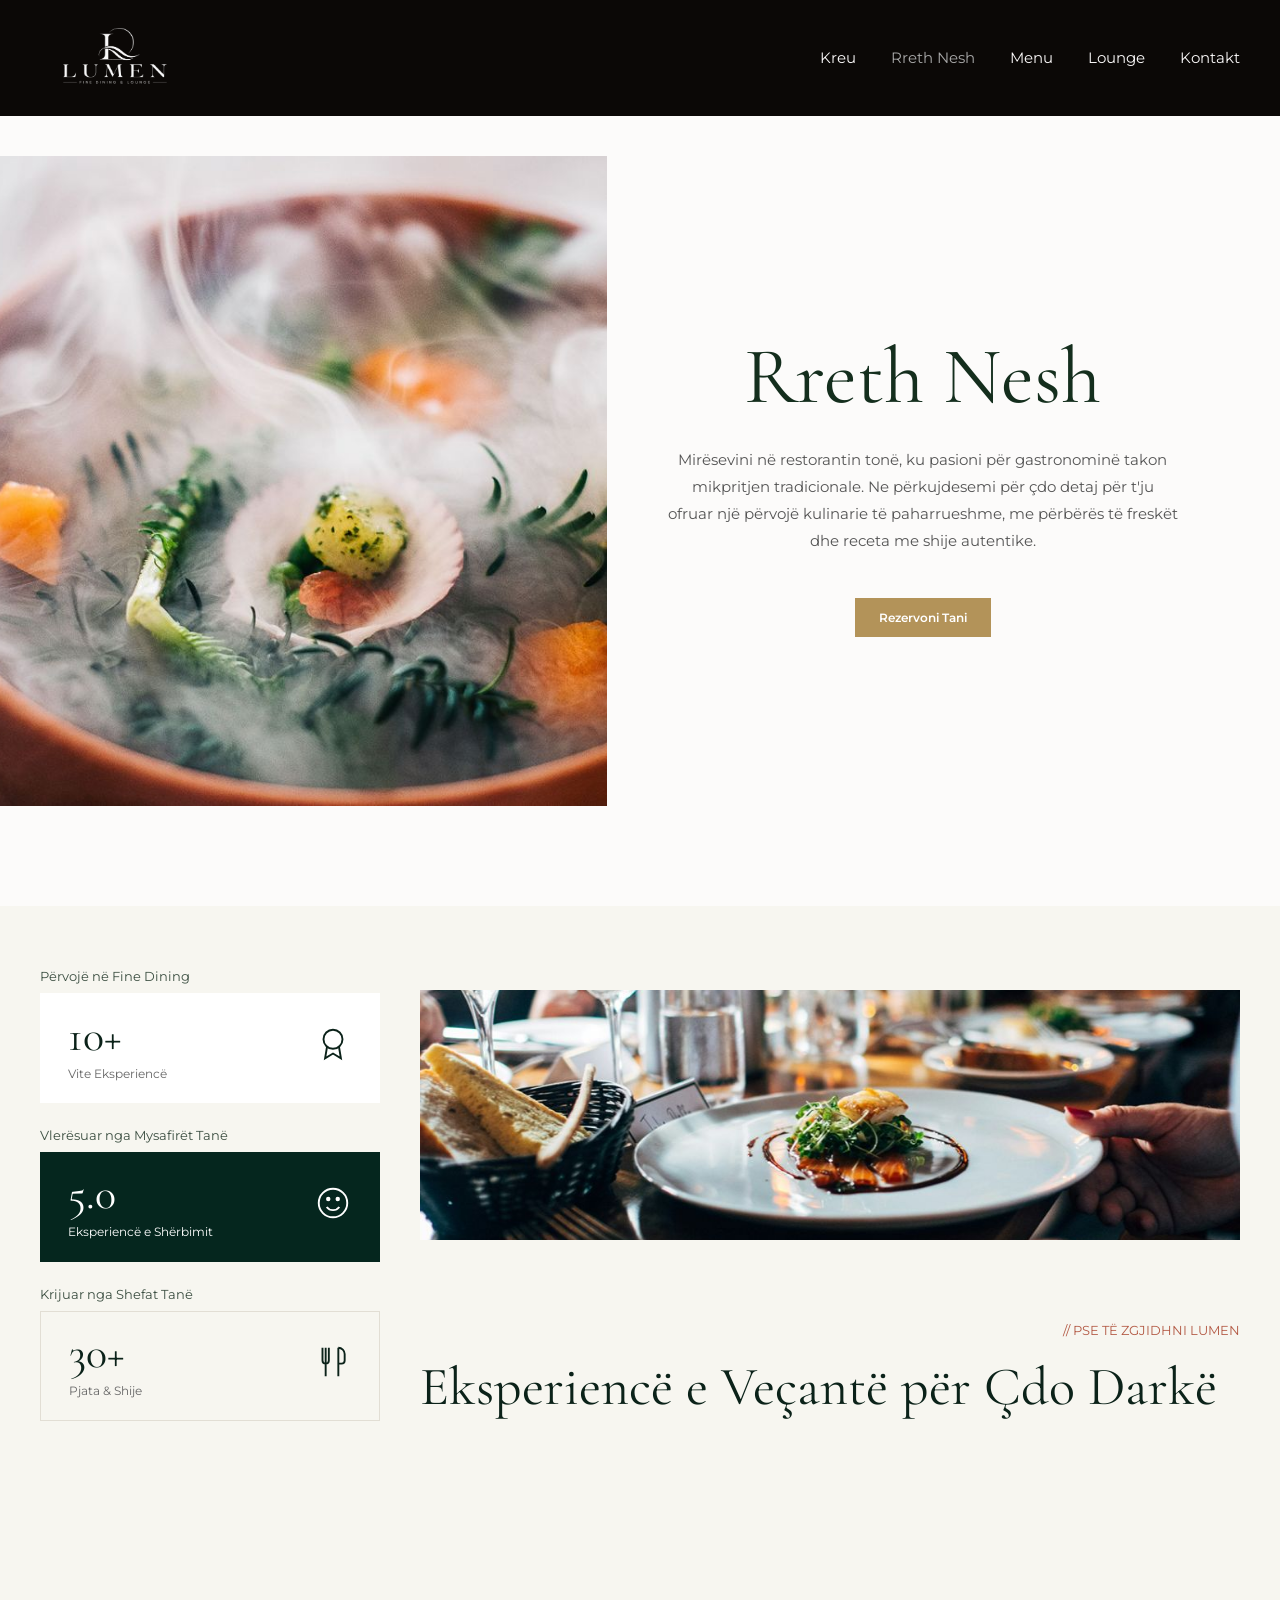
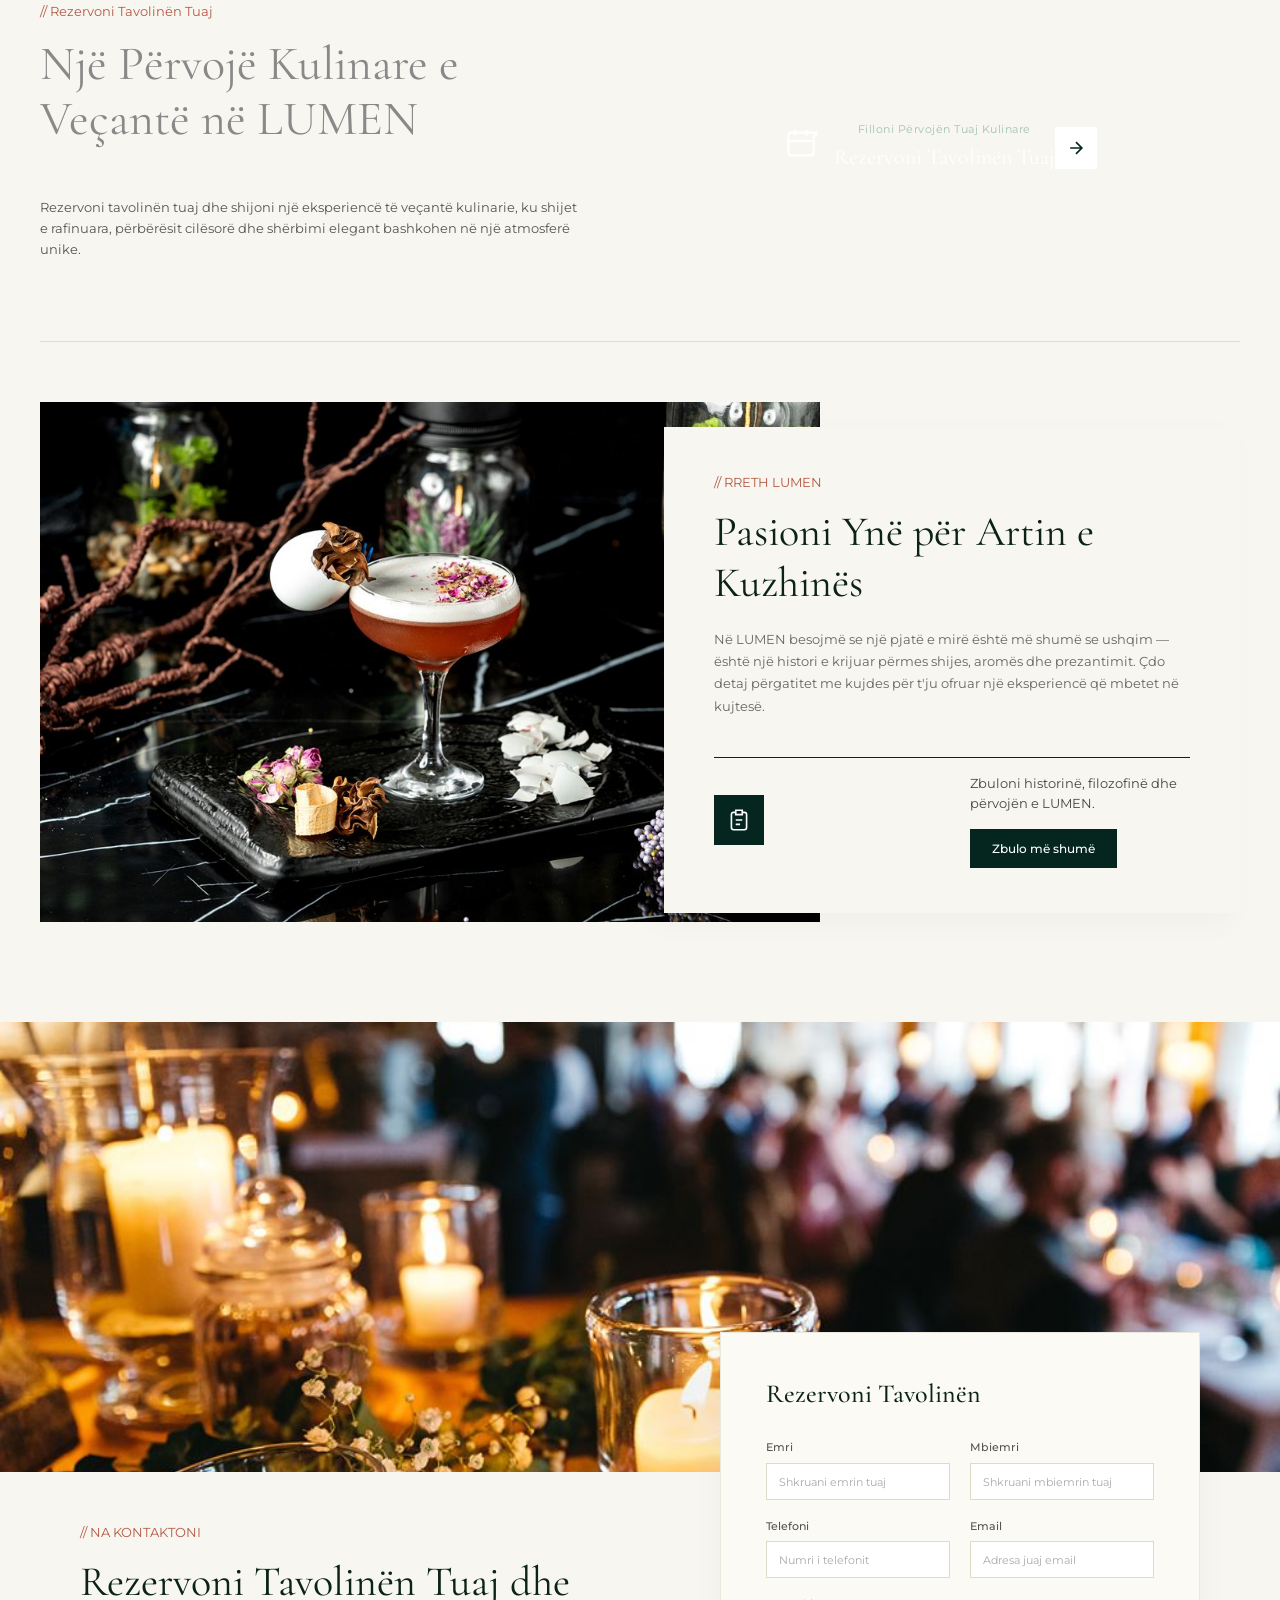
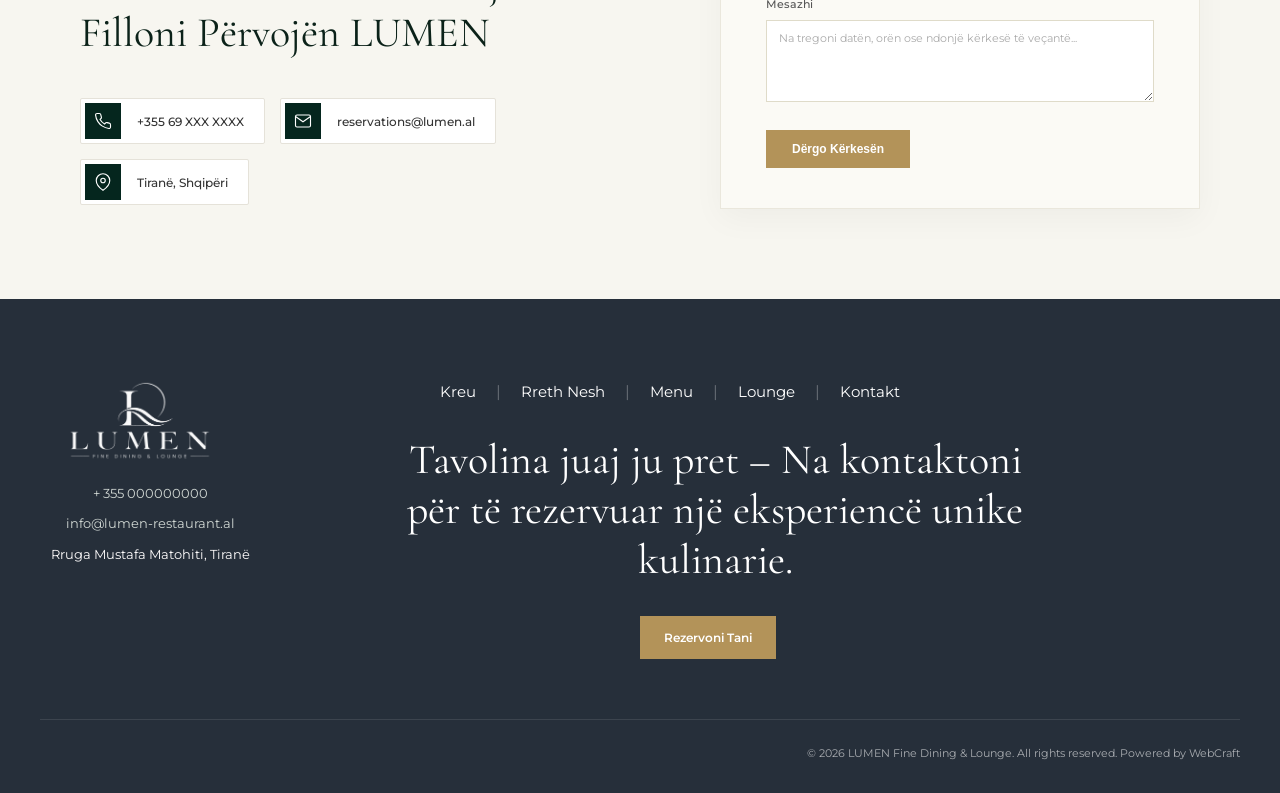
<file: about.html>
<!DOCTYPE html>
<html lang="sq">
<head>
    <meta charset="UTF-8">
    <meta name="viewport" content="width=device-width, initial-scale=1.0">
    <title>LUMEN - Fine Dining & Lounge Bar</title>
    <link rel="stylesheet" href="style.css">
    <!-- Fonti Cormorant Garamond -->
    <link href="https://fonts.googleapis.com/css2?family=Cormorant+Garamond:wght@400;500;600;700&family=Montserrat:wght@300;400;500&display=swap" rel="stylesheet">
<link href="https://fonts.googleapis.com/css2?family=Caveat:wght@400;600&display=swap" rel="stylesheet">
</head>
<body>
    <!-- HEADER / NAVBAR -->
<header class="navbar-header">
    <div class="nav-container">
        <!-- Logo -->
        <div class="site-logo">
             <img src="image/logo7.png" width="150px" alt="LUMEN Fine Dining & Lounge">
           
        </div>

        <!-- Menu Navigation -->
        <nav class="main-nav">
            <ul>
                <li><a href="index.html">Kreu</a></li>
                <li><a href="about.html" class="active">Rreth Nesh</a></li>
                <li><a href="menu.html">Menu</a></li>
                <li><a href="lounge.html">Lounge</a></li>
                
                <li><a href="contact.html">Kontakt</a></li>
            </ul>
        </nav>
    </div>
</header>

<!-- ABOUT US HERO SECTION -->
<section class="about-hero-section">
    <div class="about-hero-container">
        <!-- Ana e Majtë: Imazhi me Panelin e Socials -->
        <div class="about-image-column">
          

            <!-- Imazh Restoranti Premium -->
            <div class="waiter-image-wrap">
                <img src="image/1 (34).jpg" alt="Ambienti i Restorantit">
            </div>
        </div>

        <!-- Ana e Djathtë: Titulli & Teksti -->
        <div class="about-text-column">
            <h1 class="about-title">Rreth Nesh</h1>
            <p class="about-description">
                Mirësevini në restorantin tonë, ku pasioni për gastronominë takon mikpritjen tradicionale. Ne përkujdesemi për çdo detaj për t'ju ofruar një përvojë kulinarie të paharrueshme, me përbërës të freskët dhe receta me shije autentike.
            </p>
             <div class="text-center" style="margin-top: 50px; text-align: center; justify-content: center;">
                  <a href="#book" class="btn-footer-cta1">Rezervoni Tani</a>
             </div>
        </div>
       
    </div>
</section>

<section class="features-stats-section">
    <div class="features-grid">
        <!-- Kolona e Majtë: 3 Kartelat -->
        <div class="stats-col">
            <!-- Kartela 1 -->
            <div class="stat-card-wrap">
                <span class="card-label">Përvojë në Fine Dining</span>
                <div class="stat-card card-cream">
                    <div class="stat-info">
                        <h3 class="stat-number">10+</h3>
                        <p class="stat-title">Vite Eksperiencë</p>
                    </div>
                    <div class="stat-icon">
                        <svg viewBox="0 0 24 24" fill="none" stroke="currentColor" stroke-width="1.2">
                            <path d="M12 15a6 6 0 100-12 6 6 0 000 12z"/>
                            <path d="M8.21 13.89L7 21l5-3 5 3-1.21-7.11"/>
                        </svg>
                    </div>
                </div>
            </div>

            <!-- Kartela 2 -->
            <div class="stat-card-wrap">
                <span class="card-label">Vlerësuar nga Mysafirët Tanë</span>
                <div class="stat-card card-dark">
                    <div class="stat-info">
                        <h3 class="stat-number">5.0</h3>
                        <p class="stat-title">Eksperiencë e Shërbimit</p>
                    </div>
                    <div class="stat-icon">
                        <svg viewBox="0 0 24 24" fill="none" stroke="currentColor" stroke-width="1.2">
                            <circle cx="12" cy="12" r="9"/>
                            <path d="M8 14.5s1.5 2 4 2 4-2 4-2"/>
                            <circle cx="9" cy="9.5" r="0.8" fill="currentColor"/>
                            <circle cx="15" cy="9.5" r="0.8" fill="currentColor"/>
                        </svg>
                    </div>
                </div>
            </div>

            <!-- Kartela 3 -->
            <div class="stat-card-wrap">
                <span class="card-label">Krijuar nga Shefat Tanë</span>
                <div class="stat-card card-bordered">
                    <div class="stat-info">
                        <h3 class="stat-number">30+</h3>
                        <p class="stat-title">Pjata & Shije</p>
                    </div>
                    <div class="stat-icon">
                        <svg viewBox="0 0 24 24" fill="none" stroke="currentColor" stroke-width="1.2">
                            <path d="M6 3v8a2 2 0 002 2h0a2 2 0 002-2V3M8 3v18M16 3v18M16 3a4 4 0 014 4v4a2 2 0 01-2 2h-2"/>
                        </svg>
                    </div>
                </div>
            </div>
        </div>

        <!-- Kolona e Djathtë: Fotoja e Restorantit + Titulli -->
        <div class="content-col">
            <div class="banner-image-wrap">
                <img src="image/1 (36).jpg" alt="Restaurant Interior">
            </div>

            <div class="heading-block">
                <span class="tag-text">// PSE TË ZGJIDHNI LUMEN</span>
                <h2 class="main-title">Eksperiencë e Veçantë për Çdo Darkë</h2>
            </div>
        </div>
    </div>
</section>
<section class="reservation-about-section">
    <div class="reservation-container">
        
        <div class="top-header-row">
    <div class="header-left">
        <span class="sub-tag">// Rezervoni Tavolinën Tuaj</span>
        <h2 class="section-title">
            Një Përvojë Kulinare e Veçantë në LUMEN
        </h2>

        <p class="description-text">
            Rezervoni tavolinën tuaj dhe shijoni një eksperiencë të veçantë
            kulinarie, ku shijet e rafinuara, përbërësit cilësorë dhe shërbimi
            elegant bashkohen në një atmosferë unike.
        </p>
    </div>
    
    <div class="header-right">
        

        <a href="#reservation" class="cta-banner">
            <div class="cta-content">
                <div class="cta-icon">
                    <svg viewBox="0 0 24 24" fill="none" stroke="currentColor" stroke-width="1.5">
                        <path d="M19 4H5a2 2 0 00-2 2v12a2 2 0 002 2h14a2 2 0 002-2V6a2 2 0 002-2z"/>
                        <path d="M16 2v4M8 2v4M3 10h18"/>
                        <path d="M8 14h.01M12 14h.01M16 14h.01"/>
                    </svg>
                </div>

                <div class="cta-text">
                    <span class="cta-subtitle">
                        Filloni Përvojën Tuaj Kulinare
                    </span>
                    <h4 class="cta-title">
                        Rezervoni Tavolinën Tuaj
                    </h4>
                </div>
            </div>

            <div class="cta-arrow">
                <svg viewBox="0 0 24 24" fill="none" stroke="currentColor" stroke-width="2">
                    <path d="M5 12h14M12 5l7 7-7 7"/>
                </svg>
            </div>
        </a>
    </div>
</div>
        

        <hr class="section-divider">

        <!-- Pjesa e Poshtme: Imazhi i Shefit & Box-i Overlap "About Us" -->
        <div class="chef-content-grid">
            <!-- Imazhi i Shefit/Kuzhinës -->
            <div class="chef-image-wrap">
                <img src="image/1 (16).jpg" alt="Chefs in Kitchen">
            </div>

            <!-- Kartela me mbivendosje (Overlap Card) -->
        <div class="about-overlap-card">
    <span class="sub-tag">// RRETH LUMEN</span>

    <h2 class="card-main-title">
        Pasioni Ynë për Artin e Kuzhinës
    </h2>

    <p class="card-desc">
        Në LUMEN besojmë se një pjatë e mirë është më shumë se ushqim —
        është një histori e krijuar përmes shijes, aromës dhe prezantimit.
        Çdo detaj përgatitet me kujdes për t'ju ofruar një eksperiencë
        që mbetet në kujtesë.
    </p>

    <div class="card-footer">
        <div class="feature-icon-box">
            <svg viewBox="0 0 24 24" fill="none" stroke="currentColor" stroke-width="1.5">
                <path d="M9 5H7a2 2 0 00-2 2v12a2 2 0 002 2h10a2 2 0 002-2V7a2 2 0 00-2-2h-2"/>
                <path d="M9 3h6v4H9zM9 12h6M9 16h4"/>
            </svg>
        </div>

        <div class="footer-action">
            <p class="footer-note">
                Zbuloni historinë, filozofinë dhe përvojën e LUMEN.
            </p>

            <a href="#about" class="btn-discover">
                Zbulo më shumë
            </a>
        </div>
    </div>
</div>
        </div>

    </div>
</section>

<section class="reservation-contact-section">
    <!-- Fotoja e Sfondit (Bani i Sipërm) -->
    <div class="reservation-hero-bg">
        <img src="image/beautiful-candles-restaurant (1).jpg" alt="Dining Reservation">
    </div>

    <!-- Përmbajtja me Grid & Formën Overlap -->
    <div class="reservation-content-container">
        
        <!-- Ana e Majtë: Informacionet e Kontaktit -->
        <div class="contact-info-col">
    <span class="sub-tag">// NA KONTAKTONI</span>

    <h2 class="contact-title">
        Rezervoni Tavolinën Tuaj dhe Filloni Përvojën LUMEN
    </h2>
    
    <div class="contact-buttons-wrap">

        <!-- Telefoni -->
        <div class="info-badge">
            <div class="badge-icon">
                <svg viewBox="0 0 24 24" fill="none" stroke="currentColor" stroke-width="1.5">
                    <path d="M22 16.92v3a2 2 0 01-2.18 2 19.79 19.79 0 01-8.63-3.07 19.5 19.5 0 01-6-6 19.79 19.79 0 01-3.07-8.67A2 2 0 014.11 2h3a2 2 0 012 1.72 12.84 12.84 0 00.7 2.81 2 2 0 01-.45 2.11L8.09 9.91a16 16 0 006 6l1.27-1.27a2 2 0 012.11-.45 12.84 12.84 0 002.81.7A2 2 0 0122 16.92z"/>
                </svg>
            </div>
            <span class="badge-text">+355 69 XXX XXXX</span>
        </div>

        <!-- Email -->
        <div class="info-badge">
            <div class="badge-icon">
                <svg viewBox="0 0 24 24" fill="none" stroke="currentColor" stroke-width="1.5">
                    <path d="M4 4h16c1.1 0 2 .9 2 2v12c0 1.1-.9 2-2 2H4c-1.1 0-2-.9-2-2V6c0-1.1.9-2 2-2z"/>
                    <polyline points="22,6 12,13 2,6"/>
                </svg>
            </div>
            <span class="badge-text">reservations@lumen.al</span>
        </div>

        <!-- Adresa -->
        <div class="info-badge full-width">
            <div class="badge-icon">
                <svg viewBox="0 0 24 24" fill="none" stroke="currentColor" stroke-width="1.5">
                    <path d="M21 10c0 7-9 13-9 13s-9-6-9-13a9 9 0 0118 0z"/>
                    <circle cx="12" cy="10" r="3"/>
                </svg>
            </div>
            <span class="badge-text">Tiranë, Shqipëri</span>
        </div>

    </div>
</div>

        <!-- Ana e Djathtë: Forma e Rezervimit -->
        <div class="reservation-form-card">
    <h3 class="form-title">Rezervoni Tavolinën</h3>
    
    <form action="#" method="POST" class="booking-form">

        <div class="form-row">
            <div class="form-group">
                <label>Emri</label>
                <input type="text" placeholder="Shkruani emrin tuaj" required>
            </div>

            <div class="form-group">
                <label>Mbiemri</label>
                <input type="text" placeholder="Shkruani mbiemrin tuaj" required>
            </div>
        </div>

        <div class="form-row">
            <div class="form-group">
                <label>Telefoni</label>
                <input type="tel" placeholder="Numri i telefonit" required>
            </div>

            <div class="form-group">
                <label>Email</label>
                <input type="email" placeholder="Adresa juaj email" required>
            </div>
        </div>

        <div class="form-group">
            <label>Mesazhi</label>
            <textarea rows="4" placeholder="Na tregoni datën, orën ose ndonjë kërkesë të veçantë..."></textarea>
        </div>

        <button type="submit" class="btn-submit">
            Dërgo Kërkesën
        </button>

    </form>
</div>
    </div>
</section>
<!-- FOOTER SECTION -->
<!-- FOOTER SECTION -->
<footer class="site-footer">
    <div class="footer-container">
        
        <div class="footer-main-row">
            <!-- Kolona 1: Logo & Kontaktet -->
         <div class="footer-col-brand">
    <div class="footer-logo">
        <img src="image/logo7.png" alt="Logo">
    </div>

    <div class="footer-contact-details">
        <p class="footer-phone">+ 355 000000000</p>
        <p class="footer-email">info@lumen-restaurant.al</p>
       
        
         <p class="footer-address">Rruga Mustafa Matohiti, Tiranë</p>
    </div>
</div>

            <!-- Kolona 2: Navigimi & Titulli Kryesor -->
            <div class="footer-col-content">
                <nav class="footer-nav">
                    <a href="index.html">Kreu</a>
                    <span class="nav-sep">|</span>
                    <a href="about.html">Rreth Nesh</a>
                    <span class="nav-sep">|</span>
                    <a href="menu.html">Menu</a>
                    <span class="nav-sep">|</span>
                    <a href="lounge.html">Lounge</a>
                     <span class="nav-sep">|</span>
                    <a href="contact.html">Kontakt</a>
                </nav>

                <h2 class="footer-heading">Tavolina juaj ju pret – Na kontaktoni për të rezervuar një eksperiencë unike kulinarie.</h2>
                
                <a href="#book" class="btn-footer-cta">Rezervoni Tani</a>
            </div>
        </div>

        <div class="footer-bottom-bar">
            <div class="social-icons">
                <a href="#"><i class="fab fa-facebook-f"></i></a>
                <a href="#"><i class="fab fa-twitter"></i></a>
                <a href="#"><i class="fab fa-telegram-plane"></i></a>
                <a href="#"><i class="fab fa-youtube"></i></a>
            </div>
            <p class="copyright-text">&copy;  2026 LUMEN Fine Dining & Lounge. All rights reserved.
Powered by WebCraft</p>
        </div>

    </div>
</footer>
</body>
</html>
</file>
<file: style.css>
/* ==========================================
   LUMEN FINE DINING - HERO & OVERLAY STYLES
   ========================================== */

:root {
    --font-cormorant: 'Cormorant Garamond', serif;
    --font-sans: 'Montserrat', sans-serif;
    --overlay-bg: #bbb295;
    --text-dark: #2b2b2b;
}

* {
    margin: 0;
    padding: 0;
    box-sizing: border-box;
}

body {
    font-family: var(--font-sans);
    overflow-x: hidden;
}

/* --- TOP HEADER --- */
.top-header {
    position: absolute;
    top: 0;
    left: 0;
    width: 100%;
    display: flex;
    justify-content: space-between;
    align-items: center;
    padding: 30px 40px;
    z-index: 100;
    color: #fff;
}

.reservation-link {
    color: #fff;
    text-decoration: underline;
    font-size: 14px;
    letter-spacing: 1px;
    text-transform: uppercase;
}

.brand-logo, .brand-logo-dark {
    font-family: var(--font-cormorant);
    font-size: 32px;
    letter-spacing: 6px;
    color: #fff;
    text-decoration: none;
    font-weight: 500;
}

.header-right {
    display: flex;
    align-items: center;
    gap: 20px;
}

.lang-switch {
    font-size: 11px;
    letter-spacing: 2px;
    font-weight: 500;
}

/* Hamburger Button */
.hamburger-btn {
    background: none;
    border: none;
    cursor: pointer;
    display: flex;
    flex-direction: column;
    gap: 5px;
    padding: 5px;
}

.hamburger-btn span {
    display: block;
    width: 24px;
    height: 1px;
    background-color: #fff;
}

/* --- HERO SLIDER --- */
.hero-section {
    position: relative;
    height: 100vh;
    width: 100%;
    display: flex;
    align-items: center;
    justify-content: center;
    overflow: hidden;
}

.hero-slider {
    position: absolute;
    top: 0; left: 0;
    width: 100%; height: 100%;
}

.slide {
    position: absolute;
    top: 0; left: 0;
    width: 100%; height: 100%;
    background-size: cover;
    background-position: center;
    opacity: 0;
    transition: opacity 1.5s ease-in-out, transform 6s ease-out;
    transform: scale(1);
}

.slide.active {
    opacity: 1;
    transform: scale(1.05);
}

.hero-overlay {
    position: absolute;
    top: 0; left: 0; right: 0; bottom: 0;
    background: rgba(0, 0, 0, 0.45);
    z-index: 1;
}

.hero-content {
    position: relative;
    z-index: 2;
    text-align: center;
    color: #fff;
}

.hero-title {
    font-family: var(--font-cormorant);
    font-size: 70px;
    font-weight: 600;
    line-height: 1.15;
    letter-spacing: 2px;
    text-transform: uppercase;
    margin-bottom: 30px;
}

/* Michelin Badge */
.badge-michelin {
    display: inline-flex;
    flex-direction: column;
    align-items: center;
    justify-content: center;
    width: 85px;
    height: 85px;
    background-color: #B39359;
    border-radius: 50%;
    color: #fff;
    font-size: 11px;
    font-weight: 700;
    letter-spacing: 1px;
    margin: 0 auto;
}

.badge-michelin small {
    font-size: 10px;
    font-weight: 400;
}

/* --- OVERLAY MENU --- */
.menu-overlay {
    position: fixed;
    top: 0; left: 0;
    width: 100%; height: 100%;
    background-color: #262F3A;
    z-index: 1000;
    display: flex;
    flex-direction: column;
    justify-content: space-between;
    padding: 30px 40px 60px;
    opacity: 0;
    visibility: hidden;
    transition: opacity 0.4s ease, visibility 0.4s ease;
}

.menu-overlay.active {
    opacity: 1;
    visibility: visible;
}

.overlay-header {
    display: flex;
    justify-content: center;
    align-items: center;
    position: relative;
}

.close-btn {
    position: absolute;
    right: 0;
    background: none;
    border: none;
    font-size: 38px;
    color: #fff;
    cursor: pointer;
    font-weight: 300;
}

.overlay-content {
    display: flex;
    flex-direction: column;
    align-items: flex-end;
    text-align: right;
    margin-top: auto;
}

.overlay-nav {
    display: flex;
    flex-direction: column;
    gap: 12px;
    margin-bottom: 40px;
}

.overlay-nav a {
    font-family: var(--font-cormorant);
    font-size: 42px;
    color: #ffffff;
    text-decoration: none;
    font-weight: 400;
    transition: color 0.3s ease;
}

.overlay-nav a:hover {
    color: #a0a0a0;
}

.overlay-info {
    color: #ffffff;
    font-size: 13px;
    line-height: 1.8;
}

/* RESPONSIVE */
@media (max-width: 768px) {
    .hero-title {
        font-size: 38px;
    }
    .overlay-nav a {
        font-size: 28px;
    }
    .top-header {
        padding: 20px;
    }
}


/* ==========================================
   CRAFTING CULINARY MAGIC SECTION (LARGE SCALE)
   ========================================== */

.magic-section {
    background-color: #ffffff;
    padding: 50px 6% 100px;
    position: relative;
}

.magic-container {
    display: grid;
    grid-template-columns: 1fr 1.15fr;
    gap: 80px;
    align-items: start;
    max-width: 1400px; /* Rritur gjerësia e përgjithshme */
    margin: 0 auto;
}

/* ANA E MAJTË */
.magic-left {
    padding-top: 40px;
}

.title-wrap {
    position: relative;
    margin-bottom: 45px;
}

.line-decor {
    display: block;
    width: 60px; /* Line më e gjatë */
    height: 1px;
    background-color: #aaaaaa;
    margin-bottom: 30px;
}

/* Titulli më i madh dhe me hapësirë shkronjash si në foto */
.serif-heading {
    font-family: 'Cormorant Garamond', serif;
    font-size: 64px;
    letter-spacing: 6px;
    color: #111111;
    line-height: 1.05;
    font-weight: 500;
}

.gold-text {
    color: #b39359;
}

/* Teksti më i madh dhe i lexueshëm */
.section-desc {
    font-family: 'Montserrat', sans-serif;
    font-size: 15px;
    color: #555555;
    line-height: 1.9;
    margin-bottom: 28px;
    max-width: 480px;
}

.link-wrap {
    margin-top: 20px;
    margin-bottom: 80px;
}

.underline-link {
    display: inline-block;
    font-family: 'Cormorant Garamond', serif;
    font-size: 26px; /* Rritur madhësia e linkut */
    color: #111111;
    text-decoration: none;
    border-bottom: 1.5px solid #111111;
    padding-bottom: 4px;
    letter-spacing: 1px;
    transition: all 0.3s ease;
}

.underline-link:hover {
    color: #b39359;
    border-color: #b39359;
}

/* Imazhi i vogël në të majtë po ashtu më i madh */
.small-food-img {
    width: 440px;
    height: 440px;
}

.small-food-img img {
    width: 150%;
    height: 100%;
    object-fit: cover;
}

/* ANA E DJATHTË */
.magic-right {
    margin-top: -60px; /* Ngrihet lart për të krijuar efektin si në foto */
}

.large-food-img {
    width: 100%;
}

.large-food-img img {
    width: 100%;
    height: 720px; /* Imazh i madh kryesor */
    object-fit: cover;
    display: block;
}

.info-schedule-box {
    text-align: center;
    padding-top: 200px;
}

.address-txt {
    font-family: 'Montserrat', sans-serif;
    font-size: 14px;
    color: #333333;
    margin-bottom: 20px;
}

.hours-list {
    margin-bottom: 25px;
}

.hours-list p {
    font-family: 'Montserrat', sans-serif;
    font-size: 14px;
    color: #555555;
    margin-bottom: 8px;
}

.hours-list .happy-hour {
    color: #b39359;
    margin-top: 10px;
}

.text-center {
    text-align: center;
}

/* RESPONSIVE */
@media (max-width: 1024px) {
    .magic-container {
        grid-template-columns: 1fr;
        gap: 60px;
    }

    .magic-right {
        margin-top: -50px;
    }

    .serif-heading {
        font-size: 48px;
    }

    .small-food-img {
        width: 100%;
        max-width: 360px;
        height: 360px;
    }

    .large-food-img img {
        height: 500px;
    }
}


/* ==========================================
   LA CARTE SECTION (CORRECT CLIP-PATH)
   ========================================== */

.lacarte-section {
    background-color: #ffffff;
  
    position: relative;
    text-align: center;
}

.lacarte-container {
    max-width: 900px;
    margin: 0 auto;
    padding: 0 20px;
}

/* Titulli me dy vija anash */
.lacarte-title-wrap {
    display: flex;
    align-items: center;
    justify-content: center;
    gap: 30px;
    margin-bottom: 45px;
}

.side-line {
    flex: 1;
    max-width: 140px;
    height: 1px;
    background-color: #d6c5a3;
}

.lacarte-title {
    font-family: 'Cormorant Garamond', serif;
    font-size: 58px;
    letter-spacing: 8px;
    color: #111111;
    font-weight: 500;
    text-transform: uppercase;
    white-space: nowrap;
}

/* Teksti */
.lacarte-text-wrap {
    max-width: 760px;
    margin: 0 auto 50px;
}

.lacarte-desc {
    font-family: 'Montserrat', sans-serif;
    font-size: 14px;
    color: #555555;
    line-height: 1.95;
    margin-bottom: 24px;
    font-weight: 400;
}

/* Wraperi i fotos */
.lacarte-banner-wrapper {
    position: relative;
    width: 100%;
    margin-top: 20px;
}

/* Butoni i pozicionuar fiks te hapësira e bardhë mbi prerje */
.lacarte-btn-overlay {
    position: absolute;
    top: 35px;
    left: 55%;
    transform: translateX(-50%);
    z-index: 10;
}

.menu-underline-link {
    display: inline-block;
    font-family: 'Cormorant Garamond', serif;
    font-size: 24px;
    color: #111111;
    text-decoration: none;
    border-top: 1px solid #d6c5a3;
    border-bottom: 1px solid #d6c5a3;
    padding: 6px 24px;
    letter-spacing: 1.5px;
    background-color: #ffffff;
    transition: all 0.3s ease;
}

.menu-underline-link:hover {
    color: #b39359;
    border-color: #b39359;
}

/* Prerja me Clip-Path: Anë e majtë e lartë (0 0), pastaj ulet te 30% e gjerësisë (30% 120px) deri te cepi i djathtë (100% 120px) */
.lacarte-clipped-img {
    width: 80%; /* Madhësia e plotë e fotos si në dizajnin origjinal */
    margin: 0 auto 0 0; /* E lidhur nga ana e majtë */
    clip-path: polygon(0 0, 30% 0, 30% 130px, 100% 130px, 100% 100%, 0 100%);
    -webkit-clip-path: polygon(0 0, 30% 0, 30% 130px, 100% 130px, 100% 100%, 0 100%);
}

.lacarte-clipped-img img {
    width: 100%;
    height: 650px;
    object-fit: cover;
    display: block;
}

/* RESPONSIVE */
@media (max-width: 900px) {
    .lacarte-clipped-img {
        width: 100%;
        clip-path: none;
        -webkit-clip-path: none;
    }

    .lacarte-btn-overlay {
        position: relative;
        top: 0;
        left: 0;
        transform: none;
        margin-bottom: 30px;
    }

    .lacarte-clipped-img img {
        height: 400px;
    }
    .small-food-img img {
    width: 100%;
  
}
.chef-portrait-card {
       margin-top: 0px !important;
    left: 0% !important;
    margin-left: 220px !important;
   
}
.footer-nav{
    gap: 10px !important;
}
.small-food-img{
    display: none;
}
.info-schedule-box {
    
    padding-top:50px;
}
.chefs-section{
    padding-bottom: 50px !important;
}
}

/* ==========================================
   THE CHEF'S WORDS (CARD OVERLAY APPROACH)
   ========================================== */

.chefs-section {
    background-color: #ffffff;
    padding-top: 90px;
    padding-bottom: 160px;
    position: relative;
    width: 100%;
}

/* HEADER CONTAINER */
.chefs-header-container {
    max-width: 860px;
    margin: 0 auto 70px;
    text-align: center;
    padding: 0 20px;
}

.chefs-title-wrap {
    display: flex;
    align-items: center;
    justify-content: center;
    gap: 30px;
    margin-bottom: 35px;
}

.chefs-title-wrap .side-line {
    flex: 1;
    max-width: 140px;
    height: 1px;
    background-color: #d6c5a3;
}

.chefs-title {
    font-family: 'Cormorant Garamond', serif;
    font-size: 56px;
    letter-spacing: 8px;
    color: #111111;
    font-weight: 500;
    text-transform: uppercase;
    white-space: nowrap;
}

.chefs-subtitle {
    font-family: 'Montserrat', sans-serif;
    font-size: 15px;
    color: #444444;
    line-height: 1.8;
    margin-bottom: 20px;
    font-weight: 400;
}

.chefs-subtitle .gold-text {
    color: #c0ab82;
}

.chefs-desc {
    font-family: 'Montserrat', sans-serif;
    font-size: 15px;
    color: #666666;
    line-height: 1.9;
    font-weight: 400;
}

/* STAGE CONTAINER */
.chefs-stage-wrapper {
    position: relative;
    width: 100%;
    max-width: 1350px;
    margin: 0 0 0 auto; /* E ngjitur në skajin e djathtë */
}

/* 1. Fotoja e madhe në të djathtë */
.bg-utensils-full {
    width: 68%;
    margin-left: auto;
}

.bg-utensils-full img {
    width: 100%;
    height: 520px;
    object-fit: cover;
    display: block;
}

/* 2. Karta e bardhë me dorëshkrimin që krijon "prerjen" */
.chef-white-card {
    position: absolute;
    top: -40px;
    left: 0;
    width: 42%;
    background-color: #ffffff;
    padding: 60px 50px 60px 8%;
    z-index: 3;
}

.handwriting-text {
    font-family: 'Caveat', cursive;
    font-size: 38px;
    color: #222222;
    line-height: 1.45;
    letter-spacing: 0.5px;
    font-weight: 400;
}

/* 3. Portreti vertikal i shefit */
.chef-portrait-card {
    position: absolute;
    top: 150px;
    left: 52%;
    width: 320px;
    height: 480px;
    z-index: 5;
      margin-left: 270px;
    box-shadow: 0 15px 35px rgba(0, 0, 0, 0.18);
}

.chef-portrait-card img {
    width: 100%;
    height: 100%;
    object-fit: cover;
    display: block;
  
}

/* RESPONSIVE DESIGN */
@media (max-width: 1100px) {
    .chefs-stage-wrapper {
        margin: 0 auto;
    }

    .bg-utensils-full {
        width: 100%;
    }

    .chef-white-card {
        position: relative;
        top: 0;
        width: 100%;
        padding: 20px;
        text-align: center;
    }

    .chef-portrait-card {
        position: relative;
        top: 0;
        left: 50%;
        transform: translateX(-50%);
        margin-top: -60px;
        width: 85%;
        max-width: 340px;
        height: 420px;
    }
}



/* ==========================================
   1. GALLERY TRIO SECTION
   ========================================== */
.gallery-trio-section {
    width: 100%;
    padding: 60px 0 100px;
    background-color: #ffffff;
}

.gallery-trio-grid {
    max-width: 1400px;
    margin: 0 auto;
    padding: 0 40px;
    display: grid;
    grid-template-columns: repeat(3, 1fr);
    gap: 30px;
}

.gallery-item img {
    width: 100%;
    height: 480px;
    object-fit: cover;
    display: block;
}

/* ==========================================
   2. THE RESTAURANT OVERLAY BANNER SECTION
   ========================================== */
.restaurant-banner-section {
    position: relative;
    width: 100%;
    background-color: #ffffff;
    padding-top: 80px;
}

/* Kutia e errët që mbivendoset sipër fotos */
.dark-overlay-card {
    position: absolute;
    top: 0;
    left: 50%;
    transform: translateX(-50%);
    width: 90%;
    max-width: 1050px;
    background-color: #262f3a; /* Ngjyra gri në të errët/marinar */
    padding: 70px 60px;
    text-align: center;
    z-index: 5;
    box-shadow: 0 10px 30px rgba(0,0,0,0.15);
}

.restaurant-title-wrap {
    display: flex;
    align-items: center;
    justify-content: center;
    gap: 25px;
    margin-bottom: 30px;
}

.side-line-gold {
    flex: 1;
    max-width: 100px;
    height: 1px;
    background-color: #c0ab82;
}

.restaurant-title {
    font-family: 'Cormorant Garamond', serif;
    font-size: 46px;
    letter-spacing: 7px;
    color: #c0ab82;
    font-weight: 500;
    text-transform: uppercase;
}

.dark-card-desc {
    font-family: 'Montserrat', sans-serif;
    font-size: 13px;
    color: #e0e0e0;
    line-height: 2;
    max-width: 780px;
    margin: 0 auto 35px;
}

.dark-card-btn-wrap {
    display: inline-block;
}

.gold-underline-link {
    font-family: 'Cormorant Garamond', serif;
    font-size: 22px;
    color: #ffffff;
    text-decoration: none;
    border-top: 1px solid #c0ab82;
    border-bottom: 1px solid #c0ab82;
    padding: 6px 20px;
    letter-spacing: 1px;
    transition: all 0.3s ease;
}

.gold-underline-link:hover {
    color: #c0ab82;
}

/* Fotoja e restorantit me lartësi dhe padding që lejon mbulimin nga kutia */
.restaurant-full-img {
    width: 100%;
    padding-top: 240px; /* Hapësirë që fotoja të zbresë nën kutinë e errët */
}

.restaurant-full-img img {
    width: 100%;
    height: 520px;
    object-fit: cover;
    display: block;
}

/* ==========================================
   3. FOOTER SECTION
   ========================================== */
.site-footer {
    background-color: #ffffff;
    padding: 90px 20px 40px;
    text-align: center;
}

.footer-container {
    max-width: 900px;
    margin: 0 auto;
}

.footer-logo {
    font-family: 'Cormorant Garamond', serif;
    font-size: 52px;
    letter-spacing: 12px;
    color: #111111;
    font-weight: 400;
    text-transform: uppercase;
    margin-bottom: 30px;
}

.footer-divider-top,
.footer-divider-bottom {
    width: 100%;
    height: 1px;
    background-color: #e0e0e0;
    margin: 30px 0;
}

.footer-address {
    font-family: 'Montserrat', sans-serif;
    font-size: 13px;
    color: #fffdfd;
    margin-bottom: 25px;
}

.footer-hours p {
    font-family: 'Montserrat', sans-serif;
    font-size: 13px;
    color: #555555;
    margin-bottom: 8px;
}

.footer-hours span {
    font-weight: 500;
}

.footer-socials {
    display: flex;
    justify-content: center;
    gap: 20px;
    margin-top: 25px;
}

.footer-socials a {
    color: #111111;
    font-size: 15px;
    transition: color 0.3s ease;
}

.footer-socials a:hover {
    color: #c0ab82;
}

.footer-links {
    display: flex;
    justify-content: center;
    gap: 30px;
}

.footer-links a {
    font-family: 'Montserrat', sans-serif;
    font-size: 12px;
    color: #666666;
    text-decoration: underline;
    transition: color 0.3s ease;
}

.footer-links a:hover {
    color: #111111;
}

/* RESPONSIVE DESIGN */
@media (max-width: 900px) {
    .gallery-trio-grid {
       display: none !important;
    }
.gallery-trio-section{
    padding: 0px !important;
}

    .gallery-item img {
        height: 350px;
    }

    .dark-overlay-card {
        position: relative;
        top: 0;
        transform: none;
        left: 0;
        width: 100%;
        padding: 40px 20px;
    }

    .restaurant-full-img {
        padding-top: 0;
    }

    .restaurant-title {
        font-size: 32px;
    }

    .footer-links {
        flex-direction: column;
        gap: 12px;
    }
}


/* ==========================================
   ABOUT US HERO & NAVBAR
   ========================================== */

/* Prapavija Krem / Fildish */
body, .about-hero-section {
    background-color: #fcfbfa; /* Ngjyra e lehtë krem nga dizajni */
    font-family: 'Montserrat', sans-serif;
    margin: 0;
    padding: 0;
    color: #1a3322;
}

/* NAVBAR */
.navbar-header {
    width: 100%;
    padding: 25px 0;
    background-color: transparent;
      background-color: #0b0806;
}

.nav-container {
    max-width: 1400px;
    margin: 0 auto;
    padding: 0 40px;
    display: flex;
    justify-content: space-between;
    align-items: center;
}

.site-logo {
    display: flex;
    align-items: center;
    gap: 10px;
}

.logo-icon {
    width: 28px;
    height: 28px;
    stroke: #1a3322;
}

.logo-text {
    font-family: 'Cormorant Garamond', serif;
    font-size: 24px;
    letter-spacing: 3px;
    font-weight: 600;
    color: #1a3322;
}

.main-nav ul {
    display: flex;
    list-style: none;
    color: #ffffff !important;
    gap: 35px;
    margin: 0;
    padding: 0;
}

.main-nav a {
    text-decoration: none;
    font-size: 15px;
    color: #fbf9f9;
    transition: color 0.3s ease;
}

.main-nav a.active,
.main-nav a:hover {
    color: #a8a8a8; /* Ngjyra kafe/terrakotë e përzgjedhur për linkun aktiv */
}

.has-dropdown .arrow {
    display: inline-block;
    transform: rotate(90deg);
    font-size: 14px;
    margin-left: 3px;
}

/* ABOUT HERO SECTION */
.about-hero-section {
    width: 100%;
    padding: 40px 0 100px;
}

.about-hero-container {
    max-width: 1400px;
    margin: 0 auto;
    display: flex;
    align-items: center;
    gap: 60px;
}

/* ANA E MAJTË - IMAZHI DHE SOCIALS */
.about-image-column {
    position: relative;
    width: 50%;
}

.waiter-image-wrap {
    width: 100%;
    height: 650px;
}

.waiter-image-wrap img {
    width: 100%;
    height: 100%;
    object-fit: cover;
    display: block;
}



/* ANA E DJATHTË - TEKSTI */
.about-text-column {
    width: 50%;
    padding-right: 8%;
    text-align: center;
}

.about-title {
    font-family: 'Cormorant Garamond', serif;
    font-size: 80px;
    font-weight: 400;
    color: #142e1d; /* Ngjyrë e errët me nuancë të lehtë jeshile/zi */
    margin-bottom: 25px;
    line-height: 1.1;
}

.about-description {
    font-size: 15px;
    color: #555555;
    line-height: 1.8;
    max-width: 520px;
    margin: 0 auto;
}

/* RESPONSIVE DESIGN */
@media (max-width: 992px) {
    .nav-container {
        flex-direction: column;
        gap: 20px;
    }

    .about-hero-container {
        flex-direction: column;
        gap: 40px;
    }

    .about-image-column,
    .about-text-column {
        width: 100%;
        padding: 0 20px;
    }

    .waiter-image-wrap {
        height: 450px;
    }

    .social-side-bar {
        left: 30px;
    }

    .about-title {
        font-size: 50px;
    }
}

.features-stats-section {
    background-color: #f7f6f0;
    padding: 60px 0 100px;
    font-family: 'Montserrat', sans-serif;
}

.features-grid {
    max-width: 1280px;
    margin: 0 auto;
    padding: 0 40px;
    display: grid;
    grid-template-columns: 340px 1fr;
    gap: 40px;
    align-items: start;
}

/* KOLONA E MAJTË - KARTELAT */
.stats-col {
    display: flex;
    flex-direction: column;
    gap: 22px;
}

.stat-card-wrap {
    display: flex;
    flex-direction: column;
    gap: 6px;
}

.card-label {
    font-size: 13px;
    color: #3b4e41;
    font-weight: 400;
}

.stat-card {
    display: flex;
    justify-content: space-between;
    align-items: center;
    padding: 22px 28px;
    height: 110px;
    box-sizing: border-box;
}

/* Kartela 1 */
.card-cream {
    background-color: #ffffff;
}

/* Kartela 2 */
.card-dark {
    background-color: #05261e;
    color: #ffffff;
}

.card-dark .stat-number,
.card-dark .stat-title {
    color: #ffffff;
}

.card-dark .stat-icon svg {
    stroke: #ffffff;
}

/* Kartela 3 */
.card-bordered {
    background-color: transparent;
    border: 1px solid #e2ded4;
}

/* Tipografia e Kartelave */
.stat-number {
    font-family: 'Cormorant Garamond', serif;
    font-size: 44px;
    font-weight: 400;
    margin: 0;
    line-height: 1;
    color: #0b2219;
}

.stat-title {
    font-size: 12px;
    color: #666666;
    margin: 6px 0 0 0;
}

.stat-icon svg {
    width: 38px;
    height: 38px;
    stroke: #0b2219;
}

/* KOLONA E DJATHTË - FOTOJA DHE TEKSTI */
.content-col {
    display: flex;
    flex-direction: column;
}

.banner-image-wrap {
    width: 100%;
    height: 250px;
    margin-top: 24px;
    overflow: hidden;
}

.banner-image-wrap img {
    width: 100%;
    height: 100%;
    object-fit: cover;
    display: block;
}

.heading-block {
    margin-top: 80px;
    display: flex;
    flex-direction: column;
}

.tag-text {
    font-size: 13px;
    color: #b35944;
    align-self: flex-end; /* Pozicionon '// Why Choose us' në të djathtë */
    margin-bottom: 15px;
}

.main-title {
    font-family: 'Cormorant Garamond', serif;
    font-size: 54px;
    color: #0b2219;
    font-weight: 400;
    line-height: 1.15;
    margin: 0;
    text-align: left;
}

/* ==========================================
   RESERVATION & ABOUT US SECTION
   ========================================== */

.reservation-about-section {
    background-color: #f7f6f0;
    padding: 80px 0 100px;
    font-family: 'Montserrat', sans-serif;
}

.reservation-container {
    max-width: 1280px;
    margin: 0 auto;
    padding: 0 40px;
}

/* TOP HEADER ROW */
.top-header-row {
    display: flex;
    justify-content: space-between;
    gap: 60px;
    align-items: flex-start;
}

.header-left {
    width: 45%;
}

.sub-tag {
    font-size: 13px;
    color: #b35944;
    display: block;
    margin-bottom: 15px;
}

.section-title {
    font-family: 'Cormorant Garamond', serif;
    font-size: 48px;
    color: #878787;
    font-weight: 400;
    line-height: 1.15;
    margin: 0;
}

.header-right {
    width: 50%;
    display: flex;
    flex-direction: column;
    gap: 25px;
}

.description-text {
    font-size: 13px;
    color: #555555;
    line-height: 1.6;
    margin: 0;
}

/* CTA RESERVATION BANNER */
.cta-banner {
    background-color: #05261e;
    color: #ffffff;
    display: flex;
    justify-content: space-between;
    align-items: center;
    padding: 16px 24px;
    text-decoration: none;
    transition: background-color 0.3s ease;
}

.cta-banner:hover {
    background-color: #0b3a2f;
}

.cta-content {
    display: flex;
    align-items: center;
    gap: 16px;
}

.cta-icon svg {
    width: 34px;
    height: 34px;
    stroke: #ffffff;
}

.cta-subtitle {
    font-size: 11px;
    color: #a3c2b5;
    display: block;
    letter-spacing: 0.5px;
}

.cta-title {
    font-family: 'Cormorant Garamond', serif;
    font-size: 22px;
    font-weight: 400;
    margin: 2px 0 0 0;
    color: #ffffff;
}

.cta-arrow {
    background-color: #ffffff;
    width: 42px;
    height: 42px;
    display: flex;
    align-items: center;
    justify-content: center;
}

.cta-arrow svg {
    width: 20px;
    height: 20px;
    stroke: #05261e;
}

.section-divider {
    border: 0;
    height: 1px;
    background-color: #e2ded4;
    margin: 45px 0 60px 0;
}

/* CHEF & OVERLAP CARD SECTION */
.chef-content-grid {
    position: relative;
    display: flex;
    align-items: stretch;
}

.chef-image-wrap {
    width: 65%;
    height: 520px;
    overflow: hidden;
}

.chef-image-wrap img {
    width: 100%;
    height: 100%;
    object-fit: cover;
    display: block;
}

/* KARTELA QË MBIVENDOSET (OVERLAP) */
.about-overlap-card {
    position: absolute;
    right: 0;
    top: 25px;
    width: 48%;
    background-color: #f7f6f0;
    padding: 45px 50px;
    box-shadow: -10px 10px 30px rgba(0, 0, 0, 0.03);
    box-sizing: border-box;
}

.card-main-title {
    font-family: 'Cormorant Garamond', serif;
    font-size: 42px;
    color: #0b2219;
    font-weight: 400;
    line-height: 1.2;
    margin: 10px 0 20px 0;
}

.card-desc {
    font-size: 13px;
    color: #666666;
    line-height: 1.7;
    margin-bottom: 40px;
}

/* FOOTER I KARTELËS */
.card-footer {
    display: flex;
    gap: 20px;
    align-items: flex-start;
}

.feature-icon-box {
    background-color: #05261e;
    padding: 12px;
    display: flex;
    align-items: center;
    justify-content: center;
}

.feature-icon-box svg {
    width: 26px;
    height: 26px;
    stroke: #ffffff;
}

.footer-action {
    display: flex;
    flex-direction: column;
    gap: 15px;
}

.footer-note {
    font-size: 13px;
    color: #444444;
    margin: 0;
    max-width: 220px;
}

.btn-discover {
    display: inline-block;
    background-color: #05261e;
    color: #ffffff;
    padding: 10px 22px;
    font-size: 12px;
    text-decoration: none;
    font-weight: 500;
    align-self: flex-start;
    transition: background-color 0.3s ease;
}

.btn-discover:hover {
    background-color: #0b3a2f;
}

/* RESPONSIVE */
@media (max-width: 992px) {
    .top-header-row {
        flex-direction: column;
        gap: 30px;
    }
    .header-left, .header-right {
        width: 100%;
    }
    .chef-content-grid {
        flex-direction: column;
    }
    .chef-image-wrap {
        width: 100%;
        height: 350px;
    }
    .about-overlap-card {
        position: relative;
        width: 100%;
        top: 0;
        padding: 30px 20px;
    }
}


/* ==========================================
   RESERVATION & CONTACT FORM SECTION
   ========================================== */

.reservation-contact-section {
    position: relative;
    background-color: #f7f6f0;
    padding-bottom: 90px;
    font-family: 'Montserrat', sans-serif;
}

/* FOTOJA E SFONDIT SIPËR */
.reservation-hero-bg {
    width: 100%;
    height: 450px;
    overflow: hidden;
}

.reservation-hero-bg img {
    width: 100%;
    height: 100%;
    object-fit: cover;
    object-position: top 30%;
    display: block;
}

/* CONTAINER KRYESOR */
.reservation-content-container {
    max-width: 1200px;
    margin: 0 auto;
    padding: 0 40px;
    display: grid;
    grid-template-columns: 1fr 480px;
    gap: 60px;
    align-items: start;
    position: relative;
}

/* KOLONA E MAJTË - TEKSTI DHE INFO */
.contact-info-col {
    padding-top: 50px;
}

.sub-tag {
    font-size: 13px;
    color: #b35944;
    display: block;
    margin-bottom: 15px;
}

.contact-title {
    font-family: 'Cormorant Garamond', serif;
    font-size: 42px;
    color: #0b2219;
    font-weight: 400;
    line-height: 1.2;
    margin: 0 0 40px 0;
    max-width: 520px;
}

.contact-buttons-wrap {
    display: flex;
    flex-wrap: wrap;
    gap: 15px;
}

.info-badge {
    display: flex;
    align-items: center;
    background-color: #ffffff;
    border: 1px solid #e5e2d9;
    padding: 4px;
    border-radius: 2px;
}

.info-badge.full-width {
    width: fit-content;
}

.badge-icon {
    background-color: #05261e;
    width: 36px;
    height: 36px;
    display: flex;
    align-items: center;
    justify-content: center;
}

.badge-icon svg {
    width: 18px;
    height: 18px;
    stroke: #ffffff;
}

.badge-text {
    font-size: 12px;
    color: #333333;
    padding: 0 16px;
    font-weight: 500;
}

/* KOLONA E DJATHTË - FORMA E MBIVENDOSUR (OVERLAP) */
.reservation-form-card {
    background-color: #fbfaf5;
    padding: 40px 45px;
    box-shadow: 0 10px 30px rgba(0, 0, 0, 0.04);
    margin-top: -140px; /* Ngrit formën sipër fotos */
    position: relative;
    z-index: 5;
    border: 1px solid #eae7dc;
}

.form-title {
    font-family: 'Cormorant Garamond', serif;
    font-size: 26px;
    color: #0b2219;
    font-weight: 500;
    margin: 0 0 25px 0;
}

.booking-form {
    display: flex;
    flex-direction: column;
    gap: 18px;
}

.form-row {
    display: grid;
    grid-template-columns: 1fr 1fr;
    gap: 15px;
}

.form-group {
    display: flex;
    flex-direction: column;
    gap: 6px;
}

.form-group label {
    font-size: 11px;
    color: #555555;
    font-weight: 500;
}

.form-group input,
.form-group textarea {
    width: 100%;
    padding: 10px 12px;
    border: 1px solid #dfdbc9;
    background-color: #ffffff;
    font-family: 'Montserrat', sans-serif;
    font-size: 12px;
    color: #333333;
    outline: none;
    box-sizing: border-box;
}

.form-group input::placeholder,
.form-group textarea::placeholder {
    color: #aaa;
    font-size: 11px;
}

.form-group input:focus,
.form-group textarea:focus {
    border-color: #05261e;
}

.form-group textarea {
    resize: vertical;
}

.btn-submit {
    align-self: flex-start;
    background-color: #B39359; /* Ngjyrë e kuqe e errët / terrakotë */
    color: #ffffff;
    border: none;
    padding: 12px 26px;
    font-size: 12px;
    font-weight: 600;
    cursor: pointer;
    margin-top: 10px;
    transition: background-color 0.3s ease;
}

.btn-submit:hover {
    background-color: #6e2d20;
}

/* RESPONSIVE DESIGN */
@media (max-width: 992px) {
    .reservation-content-container {
        grid-template-columns: 1fr;
    }

    .reservation-form-card {
        margin-top: 20px;
        width: 100%;
        box-sizing: border-box;
    }

    .contact-info-col {
        padding-top: 20px;
    }
}


/* ==========================================
   OPENING HOURS SECTION
   ========================================== */

.hours-section {
    background-color: #f7f6f0;
    padding: 80px 0 100px;
    font-family: 'Montserrat', sans-serif;
}

.hours-container {
    max-width: 1280px;
    margin: 0 auto;
    padding: 0 40px;
    display: grid;
    grid-template-columns: 420px 1fr;
    gap: 70px;
    align-items: center;
}

.hours-image-col {
    width: 100%;
    height: 560px;
    overflow: hidden;
}

.hours-image-col img {
    width: 100%;
    height: 100%;
    object-fit: cover;
    display: block;
}

.hours-content-col {
    display: flex;
    flex-direction: column;
}

.sub-tag {
    font-size: 13px;
    color: #b35944;
    display: block;
    margin-bottom: 15px;
}

.hours-title {
    font-family: 'Cormorant Garamond', serif;
    font-size: 46px;
    color: #0b2219;
    font-weight: 400;
    line-height: 1.15;
    margin: 0 0 45px 0;
}

/* Lista e Orarit me Pika Dash */
.schedule-list {
    display: flex;
    flex-direction: column;
    gap: 18px;
    margin-bottom: 50px;
}

.schedule-item {
    display: flex;
    align-items: baseline;
    font-size: 13px;
    color: #333333;
}

.schedule-item .day {
    font-weight: 500;
    min-width: 90px;
}

.schedule-item .dots {
    flex-grow: 1;
    border-bottom: 1px dashed #c0bcae;
    margin: 0 15px;
}

.schedule-item .time {
    font-weight: 500;
}

/* Banner-i i Rezervimit */
.hours-cta-banner {
    background-color: #05261e;
    color: #ffffff;
    display: flex;
    justify-content: space-between;
    align-items: center;
    padding: 20px 30px;
    font-size: 14px;
}

.btn-book-white {
    background-color: #ffffff;
    color: #05261e;
    padding: 8px 18px;
    font-size: 12px;
    font-weight: 600;
    text-decoration: none;
    transition: background-color 0.3s ease;
}

.btn-book-white:hover {
    background-color: #e5e2d9;
}

/* ==========================================
   FOOTER SECTION
   ========================================== */

.site-footer {
    background-color: #262F3A;
    color: #ffffff;
    padding: 80px 0 30px;
    font-family: 'Montserrat', sans-serif;
}

.footer-container {
    max-width: 1280px;
    margin: 0 auto;
    padding: 0 40px;
}

.footer-main-row {
    display: grid;
    grid-template-columns: 320px 1fr;
    gap: 80px;
    padding-bottom: 60px;
    border-bottom: 1px solid rgba(255, 255, 255, 0.1);
}

.footer-logo {
    display: flex;
    align-items: center;
    gap: 12px;
    font-family: 'Cormorant Garamond', serif;
    font-size: 26px;
    font-weight: 600;
    margin-bottom: 35px;
}

.footer-contact-details {
    display: flex;
    flex-direction: column;
    gap: 10px;
    font-size: 13px;
    color: #d0d7d3;
    margin-left: -100px;
}

.footer-email {
    
    margin: 0;
}

.footer-address, .footer-phone {
    margin: 0;
}

.footer-col-content {
    display: flex;
    flex-direction: column;
    align-items: flex-start;
}

.footer-nav {
    display: flex;
    align-items: center;
    gap: 20px;
    margin-bottom: 30px;
}

.footer-nav a {
    color: #ffffff;
    text-decoration: none;
    font-size: 15px;
}

.nav-sep {
    color: rgba(255, 255, 255, 0.3);
}

.footer-heading {
    font-family: 'Cormorant Garamond', serif;
    font-size: 42px;
    font-weight: 400;
    line-height: 1.2;
    margin: 0 0 30px 0;
    max-width: 650px;
    color: #ffffff;
    margin-left: -50px;
}

.btn-footer-cta {
    background-color: #B39359;
    color: #ffffff;
    padding: 12px 24px;
    font-size: 12px;
    font-weight: 600;
    text-decoration: none;
    transition: background-color 0.3s ease;
    margin-left: 200px;
}

.btn-footer-cta:hover {
    background-color: #6e2d20;
}

.btn-footer-cta1 {
    background-color: #B39359;
    color: #ffffff;
    padding: 12px 24px;
    font-size: 12px;
    font-weight: 600;
    text-decoration: none;
    transition: background-color 0.3s ease;
   
}

.btn-footer-cta1:hover {
    background-color: #6e2d20;
}

/* Footer Bottom Bar */
.footer-bottom-bar {
    display: flex;
    justify-content: space-between;
    align-items: center;
    padding-top: 25px;
    font-size: 11px;
    color: rgba(255, 255, 255, 0.6);
}

.social-icons {
    display: flex;
    gap: 15px;
}

.social-icons a {
    color: #ffffff;
    text-decoration: none;
    font-size: 14px;
}

/* RESPONSIVE */
@media (max-width: 992px) {
    .hours-container,
    .footer-main-row {
        grid-template-columns: 1fr;
        gap: 40px;
    }

    .hours-image-col {
        height: 380px;
    }

    .footer-bottom-bar {
        flex-direction: column;
        gap: 15px;
        align-items: flex-start;
    }
}

/* ==========================================
   GLOBAL STYLES & BASE SETTINGS
   ========================================== */
/* * {
    margin: 0;
    padding: 0;
    box-sizing: border-box;
}

body {
    background-color: #f7f6f0;
    font-family: 'Montserrat', sans-serif;
    color: #333333;
    line-height: 1.6;
}

.container {
    max-width: 1200px;
    margin: 0 auto;
    padding: 0 20px;
} */

/* Common Titles */
.section-tag {
    display: block;
    text-align: center;
    font-size: 11px;
    letter-spacing: 2px;
    color: #8c7b6b;
    font-weight: 600;
    margin-bottom: 10px;
}

.section-title {
    font-family: 'Cormorant Garamond', serif;
    font-size: 48px;
    color: #898989;
    font-weight: 400;
    text-align: center;
    margin-bottom: 50px;
    text-align: left;
}

.section-title.left-align {

    margin-bottom: 20px;
}

/* ==========================================
   1. HERO & NAVBAR
   ========================================== */
.menu-hero {
    position: relative;
    height: 480px;
    background: url('https://images.unsplash.com/photo-1517248135467-4c7edcad34c4?q=80&w=1600') center/cover no-repeat;
    display: flex;
    flex-direction: column;
    justify-content: space-between;
    color: #ffffff;
}

.hero-overlay {
    position: absolute;
    inset: 0;
    background: rgba(15, 10, 8, 0.65);
    z-index: 1;
}

.navbar {
    position: relative;
    z-index: 2;
    display: flex;
    justify-content: space-between;
    align-items: center;
    padding: 30px 60px;
}

.logo {
    font-family: 'Cormorant Garamond', serif;
    font-size: 32px;
    font-style: italic;
    font-weight: 500;
}

.nav-links {
    display: flex;
    list-style: none;
    gap: 30px;
}

.nav-links a {
    color: rgba(255, 255, 255, 0.85);
    text-decoration: none;
    font-size: 12px;
    letter-spacing: 1.5px;
    font-weight: 500;
    transition: color 0.3s ease;
}

.nav-links a.active,
.nav-links a:hover {
    color: #ffffff;
}

.hero-content {
    position: relative;
    z-index: 2;
    text-align: center;
   margin-top: 100px;
}

.hero-content h1 {
    font-family: 'Cormorant Garamond', serif;
    font-size: 64px;
    font-weight: 400;
}

.breadcrumb {
    font-size: 13px;
    color: rgba(255, 255, 255, 0.8);
    margin-top: 5px;
}

/* ==========================================
   2. MENU SELECTION
   ========================================== */
.menu-selection-section {
    padding: 100px 0;
}

.menu-grid {
    display: grid;
    grid-template-columns: 1fr 1fr;
    gap: 40px;
    margin-bottom: 40px;
}

.menu-card {
    background-color: #f1efe6;
    padding: 45px 40px;
    border-radius: 2px;
}

.category-title {
    font-family: 'Cormorant Garamond', serif;
    font-size: 34px;
    color: #1a1a1a;
    font-weight: 400;
    margin-bottom: 30px;
}

.menu-item {
    margin-bottom: 25px;
}

.menu-item:last-child {
    margin-bottom: 0;
}

.item-header {
    display: flex;
    align-items: baseline;
    font-family: 'Cormorant Garamond', serif;
    font-size: 22px;
    color: #1a1a1a;
}

.item-name {
    font-weight: 500;
}

.item-header .dots {
    flex-grow: 1;
    border-bottom: 1px dashed #cfcbbe;
    margin: 0 15px;
}

.item-price {
    font-weight: 400;
}

.item-desc {
    font-size: 12px;
    color: #777777;
    margin-top: 6px;
}

/* ==========================================
   3. GALLERY SECTION
   ========================================== */
.gallery-section {
    padding: 60px 0 100px;
}

.gallery-grid {
    display: grid;
    grid-template-columns: repeat(3, 1fr);
    gap: 20px;
}

.gallery-col {
    display: flex;
    flex-direction: column;
    gap: 20px;
}

.gallery-col img {
    width: 100%;
    object-fit: cover;
    display: block;
}

.gallery-col:nth-child(1) img:nth-child(1) { height: 260px; }
.gallery-col:nth-child(1) img:nth-child(2) { height: 320px; }

.gallery-col:nth-child(2) img:nth-child(1) { height: 340px; }
.gallery-col:nth-child(2) img:nth-child(2) { height: 240px; }

.gallery-col:nth-child(3) img:nth-child(1) { height: 260px; }
.gallery-col:nth-child(3) img:nth-child(2) { height: 320px; }

/* ==========================================
   4. FAQ SECTION
   ========================================== */
.faq-section {
    padding: 80px 0 120px;
}

.faq-container {
    display: grid;
    grid-template-columns: 380px 1fr;
    gap: 80px;
}

.faq-subtext {
    font-size: 13px;
    color: #666666;
    line-height: 1.7;
}

.faq-right {
    display: flex;
    flex-direction: column;
}

.faq-item {
    border-bottom: 1px solid #e0ddd0;
    padding: 20px 0;
}

.faq-item summary {
    list-style: none;
    display: flex;
    justify-content: space-between;
    align-items: center;
    font-size: 15px;
    color: #1a1a1a;
    font-weight: 500;
    cursor: pointer;
}

.faq-item summary::-webkit-details-marker {
    display: none;
}

.faq-item summary .icon::after {
    content: '\2303'; /* Arrow Up */
    display: inline-block;
    transform: rotate(180deg);
    font-size: 14px;
    transition: transform 0.3s;
}

.faq-item[open] summary .icon::after {
    transform: rotate(0deg);
}

.faq-answer {
    margin-top: 15px;
    font-size: 13px;
    color: #666666;
    line-height: 1.7;
}

/* ==========================================
   5. FOOTER SECTION
   ========================================== */
.culina-footer {
    background-color: #241a15;
    color: #ffffff;
    position: relative;
}

.footer-hero-cta {
    position: relative;
    padding: 100px 20px;
    background: url('https://images.unsplash.com/photo-1517248135467-4c7edcad34c4?q=80&w=1600') center/cover no-repeat;
    text-align: center;
}

.cta-content {
    position: relative;
    z-index: 2;
    max-width: 600px;
    margin: 0 auto;
}

.cta-tag {
    font-size: 10px;
    letter-spacing: 2px;
    color: rgba(255, 255, 255, 0.7);
    display: block;
    margin-bottom: 15px;
}

.cta-content h2 {
    font-family: 'Cormorant Garamond', serif;
    font-size: 46px;
    font-weight: 400;
    line-height: 1.2;
    margin-bottom: 15px;
}

.cta-content p {
    font-size: 12px;
    color: rgba(255, 255, 255, 0.8);
    margin-bottom: 30px;
}

.btn-reserve {
    display: inline-block;
    background-color: #ffffff;
    color: #1a1a1a;
    padding: 12px 28px;
    font-size: 10px;
    font-weight: 600;
    letter-spacing: 1px;
    text-decoration: none;
    transition: background-color 0.3s;
}

.btn-reserve:hover {
    background-color: #e5e0d8;
}

/* Footer Bottom Links */
.footer-bottom {
    max-width: 1200px;
    margin: 0 auto;
    padding: 80px 20px 40px;
}

.footer-brand {
    text-align: center;
    max-width: 500px;
    margin: 0 auto 60px;
}

.footer-logo {
    font-family: 'Cormorant Garamond', serif;
    font-size: 48px;
    font-style: italic;
    font-weight: 400;
    margin-bottom: 15px;
}

.footer-brand p {
    font-size: 12px;
    color: rgba(255, 255, 255, 0.6);
}

.footer-links-grid {
    display: grid;
    grid-template-columns: repeat(3, 1fr);
    text-align: center;
    padding-bottom: 60px;
    border-bottom: 1px solid rgba(255, 255, 255, 0.1);
}

.footer-col h4 {
    font-family: 'Cormorant Garamond', serif;
    font-size: 20px;
    font-weight: 400;
    margin-bottom: 20px;
}

.footer-col ul {
    list-style: none;
}

.footer-col ul li {
    margin-bottom: 10px;
}

.footer-col a {
    color: rgba(255, 255, 255, 0.7);
    text-decoration: none;
    font-size: 10px;
    letter-spacing: 1px;
}

.footer-col a:hover {
    color: #ffffff;
}

.info-line {
    font-size: 10px;
    letter-spacing: 1px;
    color: rgba(255, 255, 255, 0.7);
    margin-bottom: 10px;
}

.footer-copyright {
    display: flex;
    justify-content: space-between;
    align-items: center;
    padding-top: 30px;
    font-size: 10px;
    color: rgba(255, 255, 255, 0.5);
}

.legal-links {
    display: flex;
    gap: 20px;
}

.legal-links a {
    color: rgba(255, 255, 255, 0.5);
    text-decoration: none;
}

/* RESPONSIVE DESIGN */
@media (max-width: 992px) {
    .menu-grid, .gallery-grid, .faq-container, .footer-links-grid {
        grid-template-columns: 1fr;
    }
    .gallery-col img {
        height: 250px !important;
    }
    .footer-copyright {
        flex-direction: column;
        gap: 15px;
    }
}

/* ==========================================
   DARK LUXURY STYLES - LUMEN LOUNGE
   ========================================== */

/* * {
    margin: 0;
    padding: 0;
    box-sizing: border-box;
}

body {
    background-color: #0d0a08; 
    color: #e5e0d8;
    font-family: 'Montserrat', sans-serif;
    line-height: 1.6;
}

.container {
    max-width: 1200px;
    margin: 0 auto;
    padding: 0 20px;
} */

/* Badges & Buttons */
.badge {
    display: inline-block;
    background-color: #b3935980; /* Dark reddish burgundy */
    color: #faf2eb;
    font-size: 10px;
    letter-spacing: 2px;
    font-weight: 600;
    padding: 6px 14px;
    border-radius: 20px;
    text-transform: uppercase;
    margin-bottom: 15px;
}

.btn-gold {
    display: inline-block;
    background-color: #B39359; /* Gold/Amber Accent */
    color: #f6f3f1;
    padding: 12px 26px;
    font-size: 11px;
    font-weight: 600;
    letter-spacing: 1px;
    text-decoration: none;
    border-radius: 4px;
    transition: background 0.3s ease;
}

.btn-gold:hover {
    background-color: #B39359;
}

.btn-gold-sm {
    display: inline-block;
    background-color: #B39359;
    color: #0d0a08;
    padding: 8px 16px;
    font-size: 10px;
    font-weight: 600;
    text-decoration: none;
    border-radius: 3px;
}

.link-gold {
    color: #B39359;
    text-decoration: none;
    font-size: 11px;
    font-weight: 600;
}

/* NAVBAR */
.navbar {
    display: flex;
    justify-content: space-between;
    align-items: center;
    padding: 25px 60px;
    background-color: #0d0a08;
}

.logo {
    font-family: 'Cormorant Garamond', serif;
    font-size: 32px;
    letter-spacing: 4px;
    font-weight: 600;
    color: #e5e0d8;
}

.nav-links {
    display: flex;
    list-style: none;
    gap: 30px;
}

.nav-links a {
    color: #a09a90;
    text-decoration: none;
    font-size: 12px;
    letter-spacing: 1px;
    transition: color 0.3s;
}

.nav-links a.active,
.nav-links a:hover {
    color: #ffffff;
}

/* HERO SECTION */
.hero-section {
    padding: 40px 0 80px;
}

.hero-title-top {
    font-family: 'Cormorant Garamond', serif;
    font-size: 80px;
    text-align: right;
    font-weight: 400;
    margin-bottom: -40px;
    position: relative;
    z-index: 2;
    color: #f0e6d8;
}

.hero-card {
    position: relative;
    background-color: #18120e;
    border-radius: 12px;
    overflow: hidden;
}

.hero-card img {
    width: 100%;
    height: 450px;
    object-fit: cover;
    display: block;
    opacity: 0.85;
}

.hero-title-bottom {
    font-family: 'Cormorant Garamond', serif;
    font-size: 72px;
    font-weight: 400;
    color: #f0e6d8;
    position: absolute;
    bottom: 40px;
    left: 40px;
    z-index: 3;
}

.hero-card-bottom {
    display: flex;
    justify-content: space-between;
    align-items: flex-end;
    padding: 30px 40px;
    background-color: #18120e;
}

.hero-card-action {
    display: flex;
    align-items: center;
    gap: 20px;
    max-width: 450px;
}

.hero-card-action p {
    font-size: 12px;
    color: #a09a90;
}

/* ABOUT SECTION */
.about-section {
    padding: 80px 0;
}

.about-header h2 {
    font-family: 'Cormorant Garamond', serif;
    font-size: 42px;
    font-weight: 400;
    max-width: 700px;
    margin-bottom: 40px;
}

.about-grid {
    display: grid;
    grid-template-columns: 1fr 1fr;
    gap: 50px;
}

.about-text p {
    font-size: 13px;
    color: #a09a90;
    margin-bottom: 20px;
}

.about-media {
    display: grid;
    grid-template-columns: 1fr 1.3fr;
    gap: 20px;
}

.about-media img {
    width: 100%;
    height: 100%;
    object-fit: cover;
    border-radius: 8px;
}

.video-card {
    position: relative;
}

.play-btn {
    position: absolute;
    top: 50%;
    left: 50%;
    transform: translate(-50%, -50%);
    width: 45px;
    height: 45px;
    background: rgba(240, 230, 216, 0.8);
    color: #0d0a08;
    border-radius: 50%;
    display: flex;
    justify-content: center;
    align-items: center;
    cursor: pointer;
}

/* COCKTAILS SECTION */
.cocktails-section {
    padding: 80px 0;
}

.section-center-header {
    text-align: center;
    margin-bottom: 50px;
}

.section-center-header h2 {
    font-family: 'Cormorant Garamond', serif;
    font-size: 42px;
    font-weight: 400;
}

.cocktails-grid-3 {
    display: grid;
    grid-template-columns: repeat(3, 1fr);
    gap: 30px;
    margin-bottom: 40px;
}

.cocktail-card {
    background-color: #262F3A;
    border-radius: 8px;
    padding: 25px;
    border: 1px solid #262F3A;
}

.cocktail-img {
    height: 220px;
    display: flex;
    justify-content: center;
    align-items: center;
    margin-bottom: 20px;
}

.cocktail-img img {
    max-height: 100%;
    object-fit: contain;
}

.cocktail-card h3 {
    font-family: 'Cormorant Garamond', serif;
    font-size: 26px;
    font-weight: 400;
    margin-bottom: 8px;
}

.cocktail-card p {
    font-size: 12px;
    color: #8a8278;
    margin-bottom: 20px;
}

.card-footer {
    display: flex;
    justify-content: space-between;
    align-items: center;
    border-top: 1px solid #221a14;
    padding-top: 15px;
}

.card-footer .price {
    font-family: 'Cormorant Garamond', serif;
    font-size: 24px;
    color: #f0e6d8;
}

.cocktails-grid-2 {
    display: grid;
    grid-template-columns: 1fr 1fr;
    gap: 30px;
}

.list-card {
    background-color: #262F3A;
    border-radius: 8px;
    padding: 35px;
    border: 1px solid#262F3A;
}

.list-item {
    margin-bottom: 20px;
    padding-bottom: 15px;
    border-bottom: 1px solid #221a14;
}

.list-item:last-child {
    margin-bottom: 0;
    border: none;
}

.list-item-header {
    display: flex;
    justify-content: space-between;
    margin-bottom: 5px;
}

.list-item-header h4 {
    font-family: 'Cormorant Garamond', serif;
    font-size: 22px;
    font-weight: 400;
}

.list-item-header .price {
    font-family: 'Cormorant Garamond', serif;
    font-size: 22px;
    color: #f0e6d8;
}

.list-item p {
    font-size: 11px;
    color: #8a8278;
}

/* CTA BANNER */
.cta-banner {
    position: relative;
    padding: 120px 20px;
    background: url('https://images.unsplash.com/photo-1514362545857-3bc16c4c7d1b?q=80&w=1600') center/cover no-repeat;
    text-align: center;
}

.cta-bg-overlay {
    position: absolute;
    inset: 0;
    background: rgba(13, 10, 8, 0.85);
}

.cta-banner-content {
    position: relative;
    z-index: 2;
    max-width: 600px;
    margin: 0 auto;
}

.cta-banner-content h2 {
    font-family: 'Cormorant Garamond', serif;
    font-size: 54px;
    font-weight: 400;
    margin-bottom: 15px;
}

.cta-banner-content p {
    font-size: 13px;
    color: #a09a90;
    margin-bottom: 30px;
}

/* EVENTS SECTION */
.events-section {
    padding: 100px 0;
}

.events-header {
    margin-bottom: 40px;
}

.events-header h2 {
    font-family: 'Cormorant Garamond', serif;
    font-size: 42px;
    font-weight: 400;
}

.events-grid {
    display: grid;
    grid-template-columns: 2fr 1fr;
    grid-template-rows: auto auto;
    gap: 20px;
}

.event-card {
    position: relative;
    border-radius: 8px;
    overflow: hidden;
    height: 260px;
}

.event-card img {
    width: 100%;
    height: 100%;
    object-fit: cover;
}

.event-overlay {
    position: absolute;
    inset: 0;
    background: linear-gradient(to top, rgba(0,0,0,0.9), transparent);
    padding: 25px;
    display: flex;
    flex-direction: column;
    justify-content: flex-end;
    align-items: flex-start;
}

.event-card.tall-event {
    grid-column: 2 / 3;
    grid-row: 1 / 3;
    height: 100%;
}

.event-overlay h3 {
    font-family: 'Cormorant Garamond', serif;
    font-size: 26px;
    font-weight: 400;
    margin-bottom: 5px;
}

.event-meta {
    font-size: 11px;
    color: #B39359;
    margin-bottom: 12px;
}

/* FAQ & BLOG SECTION */
.faq-blog-section {
    padding: 80px 0 120px;
}

.faq-block {
    display: grid;
    grid-template-columns: 350px 1fr;
    gap: 60px;
    margin-bottom: 100px;
}

.faq-left h2 {
    font-family: 'Cormorant Garamond', serif;
    font-size: 42px;
    font-weight: 400;
    margin-bottom: 25px;
}

.faq-accordion {
    border-bottom: 1px solid #221a14;
    padding: 18px 0;
}

.faq-accordion summary {
    list-style: none;
    display: flex;
    justify-content: space-between;
    font-size: 15px;
    cursor: pointer;
}

.faq-accordion summary::-webkit-details-marker {
    display: none;
}

.faq-accordion p {
    font-size: 12px;
    color: #8a8278;
    margin-top: 10px;
}

.blog-grid {
    display: grid;
    grid-template-columns: repeat(3, 1fr);
    gap: 25px;
}

.blog-card {
    background-color: #15100c;
    border-radius: 8px;
    overflow: hidden;
    border: 1px solid #221a14;
}

.blog-card img {
    width: 100%;
    height: 180px;
    object-fit: cover;
}

.blog-content {
    padding: 20px;
}

.blog-date {
    font-size: 10px;
    color: #B39359;
    display: block;
    margin-bottom: 8px;
}

.blog-card h4 {
    font-family: 'Cormorant Garamond', serif;
    font-size: 20px;
    font-weight: 400;
    margin-bottom: 8px;
}

.blog-card p {
    font-size: 11px;
    color: #8a8278;
}

/* FOOTER */
.footer {
    border-top: 1px solid #221a14;
    padding: 40px 0;
    text-align: center;
}

.footer-brand h3 {
    font-family: 'Cormorant Garamond', serif;
    font-size: 32px;
    letter-spacing: 3px;
    margin-bottom: 5px;
}

.footer-brand p {
    font-size: 11px;
    color: #8a8278;
    margin-bottom: 20px;
}

.footer-bottom p {
    font-size: 10px;
    color: #554e46;
}

/* RESPONSIVE DESIGN */
@media (max-width: 992px) {
    .about-grid, .cocktails-grid-3, .cocktails-grid-2, .events-grid, .faq-block, .blog-grid {
        grid-template-columns: 1fr;
    }
    .event-card.tall-event {
        grid-column: 1 / 2;
        grid-row: auto;
        height: 260px;
    }
    .hero-title-top, .hero-title-bottom {
        font-size: 48px;
    }
    .hero-card-bottom {
        flex-direction: column;
        align-items: flex-start;
        gap: 15px;
    }
}



/* ==========================================
   DARK LUXURY STYLES - LUMEN CONTACT PAGE
   ========================================== */

* {
    margin: 0;
    padding: 0;
    box-sizing: border-box;
}

body {
    background-color: #0b0806;
    color: #e5e0d8;
    font-family: 'Montserrat', sans-serif;
    line-height: 1.6;
}

.container {
    max-width: 1200px;
    margin: 0 auto;
    padding: 0 20px;
}

/* Badges & Buttons */


.btn-gold {
    display: inline-block;
    background-color: #B39359;
    color: #fafafa;
    padding: 12px 26px;
    font-size: 11px;
    font-weight: 600;
    letter-spacing: 1px;
    text-decoration: none;
    border-radius: 4px;
    transition: background 0.3s ease;
    border: none;
    cursor: pointer;
}

.btn-gold:hover {
    background-color: #B39359;
}

.btn-gold-block {
    display: block;
    width: 100%;
    background-color: #B39359;
    color: #fbfbfb;
    padding: 16px;
    font-size: 12px;
    font-weight: 600;
    letter-spacing: 1px;
    border: none;
    border-radius: 6px;
    cursor: pointer;
    transition: background 0.3s;
    margin-top: 10px;
}

.btn-gold-block:hover {
    background-color: #B39359;
}

.btn-gold-sm {
    background-color: #B39359;
    color: #0b0806;
    padding: 10px 18px;
    font-size: 11px;
    font-weight: 600;
    border: none;
    border-radius: 4px;
    cursor: pointer;
}

/* NAVBAR */
.navbar {
    display: flex;
    justify-content: space-between;
    align-items: center;
    padding: 25px 60px;
    background-color: #0b0806;
    border-bottom: 1px solid #1a1410;
}

.logo {
    font-family: 'Cormorant Garamond', serif;
    font-size: 32px;
    letter-spacing: 4px;
    font-weight: 600;
    color: #e5e0d8;
}

.nav-links {
    display: flex;
    list-style: none;
    gap: 30px;
}

.nav-links a {
    color: #a09a90;
    text-decoration: none;
    font-size: 12px;
    letter-spacing: 1px;
    transition: color 0.3s;
}

.nav-links a.active,
.nav-links a:hover {
    color: #ffffff;
}

/* CONTACT HERO HEADER */
.contact-hero {
    position: relative;
    height: 240px;
    background: url('https://images.unsplash.com/photo-1514362545857-3bc16c4c7d1b?q=80&w=1600') center/cover no-repeat;
    display: flex;
    justify-content: center;
    align-items: center;
    text-align: center;
}

.contact-hero-overlay {
    position: absolute;
    inset: 0;
    background: rgba(11, 8, 6, 0.82);
}

.contact-hero-content {
    position: relative;
    z-index: 2;
}

.breadcrumb {
    font-size: 11px;
    letter-spacing: 3px;
    color: #B39359;
    margin-bottom: 10px;
    font-weight: 600;
}

.contact-hero-content h1 {
    font-family: 'Cormorant Garamond', serif;
    font-size: 56px;
    font-weight: 400;
    color: #f0e6d8;
}

/* MAIN CONTACT SECTION */
.contact-section {
    padding: 90px 0;
}

.contact-grid {
    display: grid;
    grid-template-columns: 1fr 1fr;
    gap: 60px;
    align-items: start;
}

/* Media Box & Floating Cards */
.contact-media-box {
    position: relative;
    border-radius: 12px;
    overflow: hidden;
}

.contact-img {
    width: 100%;
    height: 520px;
    object-fit: cover;
    display: block;
    border-radius: 12px;
}

.info-cards-wrapper {
    position: absolute;
    bottom: 20px;
    left: 20px;
    right: 20px;
    display: grid;
    grid-template-columns: 1fr 1fr;
    gap: 15px;
}

.info-card {
    background-color: #f3efe6;
    color: #110d0a;
    padding: 16px;
    border-radius: 8px;
    display: flex;
    align-items: center;
    gap: 12px;
}

.info-icon {
    font-size: 20px;
    color: #B39359;
}

.info-label {
    display: block;
    font-family: 'Cormorant Garamond', serif;
    font-size: 18px;
    font-weight: 600;
    line-height: 1.1;
}

.info-value {
    font-size: 11px;
    color: #444;
    font-weight: 500;
}

/* Form Box */
.contact-form-box h2 {
    font-family: 'Cormorant Garamond', serif;
    font-size: 42px;
    font-weight: 400;
    margin-bottom: 30px;
}

.contact-form .form-group {
    margin-bottom: 20px;
}

.contact-form label {
    display: block;
    font-size: 12px;
    color: #e5e0d8;
    margin-bottom: 8px;
}

.contact-form input,
.contact-form textarea {
    width: 100%;
    background-color: transparent;
    border: 1px solid #2a2018;
    border-radius: 6px;
    padding: 14px 16px;
    color: #ffffff;
    font-family: 'Montserrat', sans-serif;
    font-size: 13px;
    outline: none;
    transition: border-color 0.3s;
}

.contact-form input:focus,
.contact-form textarea:focus {
    border-color: #B39359;
}

.form-row {
    display: grid;
    grid-template-columns: 1fr 1fr;
    gap: 20px;
}

/* MAP SECTION */
.map-section {
    padding-bottom: 90px;
}

.map-wrapper {
    border-radius: 12px;
    overflow: hidden;
    border: 1px solid #1a1410;
}

/* FAQ SECTION */
.faq-section {
    padding: 40px 0 100px;
}

.faq-grid {
    display: grid;
    grid-template-columns: 350px 1fr;
    gap: 60px;
}

.faq-left h2 {
    font-family: 'Cormorant Garamond', serif;
    font-size: 42px;
    font-weight: 400;
    margin-bottom: 25px;
}

.faq-accordion {
    background-color: #262F3A;
    border-radius: 6px;
    margin-bottom: 12px;
    padding: 18px 24px;
    border: 1px solid #1c1612;
}

.faq-accordion summary {
    list-style: none;
    display: flex;
    justify-content: space-between;
    align-items: center;
    font-family: 'Cormorant Garamond', serif;
    font-size: 22px;
    cursor: pointer;
    color: #e5e0d8;
}

.faq-accordion summary::-webkit-details-marker {
    display: none;
}

.faq-accordion[open] {
    background-color: #B39359;
    color: #0b0806;
}

.faq-accordion[open] summary {
    color: #fefefe;
    font-weight: 600;
}

.faq-accordion p {
    font-size: 12px;
    color: #a09a90;
    margin-top: 12px;
    line-height: 1.6;
}

.faq-accordion[open] p {
    color: #f6f5f5;
}

/* FOOTER */
.footer {
    background-color: #070504;
    padding: 80px 0 40px;
    border-top: 1px solid #1a1410;
}

.footer-top {
    display: flex;
    justify-content: space-between;
    align-items: center;
    margin-bottom: 30px;
}

.footer-logo {
    font-family: 'Cormorant Garamond', serif;
    font-size: 40px;
    letter-spacing: 4px;
}

.tagline {
    font-size: 14px;
    color: #8a8278;
    font-family: 'Cormorant Garamond', serif;
}

.social-links {
    display: flex;
    gap: 12px;
    margin-top: 15px;
}

.social-icon {
    width: 36px;
    height: 36px;
    background-color: #B39359;
    color: #0b0806;
    border-radius: 4px;
    display: flex;
    justify-content: center;
    align-items: center;
    text-decoration: none;
    font-weight: bold;
}

.footer-divider {
    height: 1px;
    background-color: #1a1410;
    margin-bottom: 40px;
}

.footer-bottom-grid {
    display: grid;
    grid-template-columns: 1.2fr 0.8fr 1fr 1fr;
    gap: 40px;
}

.footer-col h4 {
    font-family: 'Cormorant Garamond', serif;
    font-size: 22px;
    font-weight: 400;
    margin-bottom: 20px;
    color: #f0e6d8;
}

.newsletter-col p {
    font-size: 12px;
    color: #8a8278;
    margin-bottom: 15px;
}

.newsletter-form {
    display: flex;
    background-color: #120e0b;
    border: 1px solid #2a2018;
    border-radius: 6px;
    padding: 4px;
}

.newsletter-form input {
    background: transparent;
    border: none;
    padding: 10px;
    color: #fff;
    outline: none;
    font-size: 12px;
    width: 100%;
}

.footer-links {
    list-style: none;
}

.footer-links li {
    margin-bottom: 10px;
}

.footer-links a {
    color: #8a8278;
    text-decoration: none;
    font-size: 12px;
    transition: color 0.3s;
}

.footer-links a:hover {
    color: #B39359;
}

.schedule-item, .contact-info-item {
    font-size: 12px;
    color: #8a8278;
    margin-bottom: 10px;
}

/* RESPONSIVE DESIGN */
@media (max-width: 992px) {
    .contact-grid, .faq-grid, .footer-bottom-grid {
        grid-template-columns: 1fr;
    }
    .info-cards-wrapper {
        position: relative;
        bottom: auto;
        left: auto;
        right: auto;
        margin-top: 15px;
    }
    .form-row {
        grid-template-columns: 1fr;
    }
}

.footer-logo img {
    width: 200px;
    height: auto;
    object-fit: contain;
}


/* ==========================================
   MAIN DISH SECTION
   ========================================== */

.maindish-section {
    background-color: #262F3A;
    padding: 100px 20px;
    position: relative;
    overflow: hidden;
}

.maindish-title-wrap {
    display: flex;
    align-items: center;
    justify-content: center;
    gap: 25px;
    margin-bottom: 70px;
}

.maindish-line {
    width: 90px;
    height: 1px;
    background-color: #B39359;
    position: relative;
}

.maindish-line::before {
    content: '';
    position: absolute;
    top: -4px;
    left: 0;
    width: 100%;
    height: 1px;
    background-color: #B39359;
}

.maindish-title {
    font-family: 'Cormorant Garamond', serif;
    font-size: 52px;
    font-weight: 500;
    color: #f0e6d8;
}

.maindish-grid {
    max-width: 1300px;
    margin: 0 auto;
    display: grid;
    grid-template-columns: 1fr 1fr;
    gap: 0 80px;
    position: relative;
    z-index: 2;
}

.maindish-item {
    padding: 22px 0;
    border-bottom: 1px solid rgba(240, 230, 216, 0.12);
}

.maindish-item.no-border {
    border-bottom: none;
    padding: 0;
}

.maindish-item-header {
    display: flex;
    justify-content: space-between;
    align-items: baseline;
    gap: 20px;
    margin-bottom: 10px;
}

.maindish-name {
    font-family: 'Cormorant Garamond', serif;
    font-size: 26px;
    font-weight: 500;
    color: #f0e6d8;
    white-space: nowrap;
}

.maindish-price {
    font-family: 'Cormorant Garamond', serif;
    font-size: 24px;
    color: #B39359;
    white-space: nowrap;
}

.maindish-desc {
    font-size: 13px;
    line-height: 1.7;
    color: #a09a90;
    max-width: 420px;
}

/* Kartela e veçantë "ORIGINAL TASTE" */
.maindish-featured {
    border: 1px solid #B39359;
    padding: 20px 24px;
    margin-top: 10px;
}

.featured-tag {
    display: inline-block;
    background-color: #B39359;
    color: #14262a;
    font-size: 10px;
    font-weight: 700;
    letter-spacing: 1.5px;
    text-transform: uppercase;
    padding: 5px 12px;
    margin-bottom: 18px;
}

/* RESPONSIVE */
@media (max-width: 900px) {
    .maindish-grid {
        grid-template-columns: 1fr;
        gap: 0;
    }

    .maindish-title {
        font-size: 36px;
    }

    .maindish-name {
        font-size: 22px;
        white-space: normal;
    }
    .hero-section {
  
    height: 80vh;
 
}
}

.hero-content {
    position: relative;
    z-index: 2;
    text-align: center;
    color: #fff;
    padding: 0 20px;          
    width: 100%;
    max-width: 100%;
    box-sizing: border-box;
}

/* RESPONSIVE - Hero & Header */
@media (max-width: 768px) {

    .footer-heading{
        text-align: left;
        margin-left: 0px;
    }
    .footer-col-brand{
        justify-content: center !important;
        text-align: center !important;
    }
    .btn-footer-cta{
        margin-left: 0px;
    }
    .top-header {
        padding: 18px 20px;
   
    }
.footer-phone{
    justify-content: left !important;
}
    .brand-logo {
        font-size: 24px;
        letter-spacing: 4px;
    }

    .reservation-link {
        font-size: 12px;
    }

    .lang-switch {
        font-size: 10px;
    }

    .hero-title {
        font-size: 45px !important;         
        line-height: 1.25;
        letter-spacing: 1px;
        padding: 0 16px;
        margin-bottom: 24px;
    }

    .badge-michelin {
        width: 70px;
        height: 70px;
        font-size: 10px;
    }
}

/* Për telefona shumë të vegjël */
@media (max-width: 480px) {
    .hero-title {
        font-size: 24px;
        letter-spacing: 0.5px;
        padding: 0 12px;
    }

    .brand-logo {
        font-size: 22px;
        letter-spacing: 3px;
    }
}

@media (max-width: 480px) {
    .top-header {
        padding: 15px 16px;
        flex-wrap: nowrap;
    }

    .header-left .reservation-link {
        font-size: 11px;
    }

    .header-right {
        gap: 12px;
    }
}

@media (max-width: 768px) {
    .serif-heading {
        font-size: 36px;
        letter-spacing: 3px;
    }

    .lacarte-title,
    .chefs-title {
        font-size: 32px;
        letter-spacing: 4px;
        white-space: normal;   /* lejon thyerjen e rreshtit */
    }

    .small-food-img {
        width: 100%;
        max-width: 320px;
        height: auto;
        aspect-ratio: 1/1;
    }

    .small-food-img img {
        width: 100%;
        height: 100%;
    }

    .large-food-img img {
        height: 400px;
    }
    .magic-section {
   
    padding: 50px 6% 0px;
}
.banner-image-wrap{
    display: none;
}
.main-title{
    display: none;
}
.tag-text{
    display: none;
}
}
</file>
